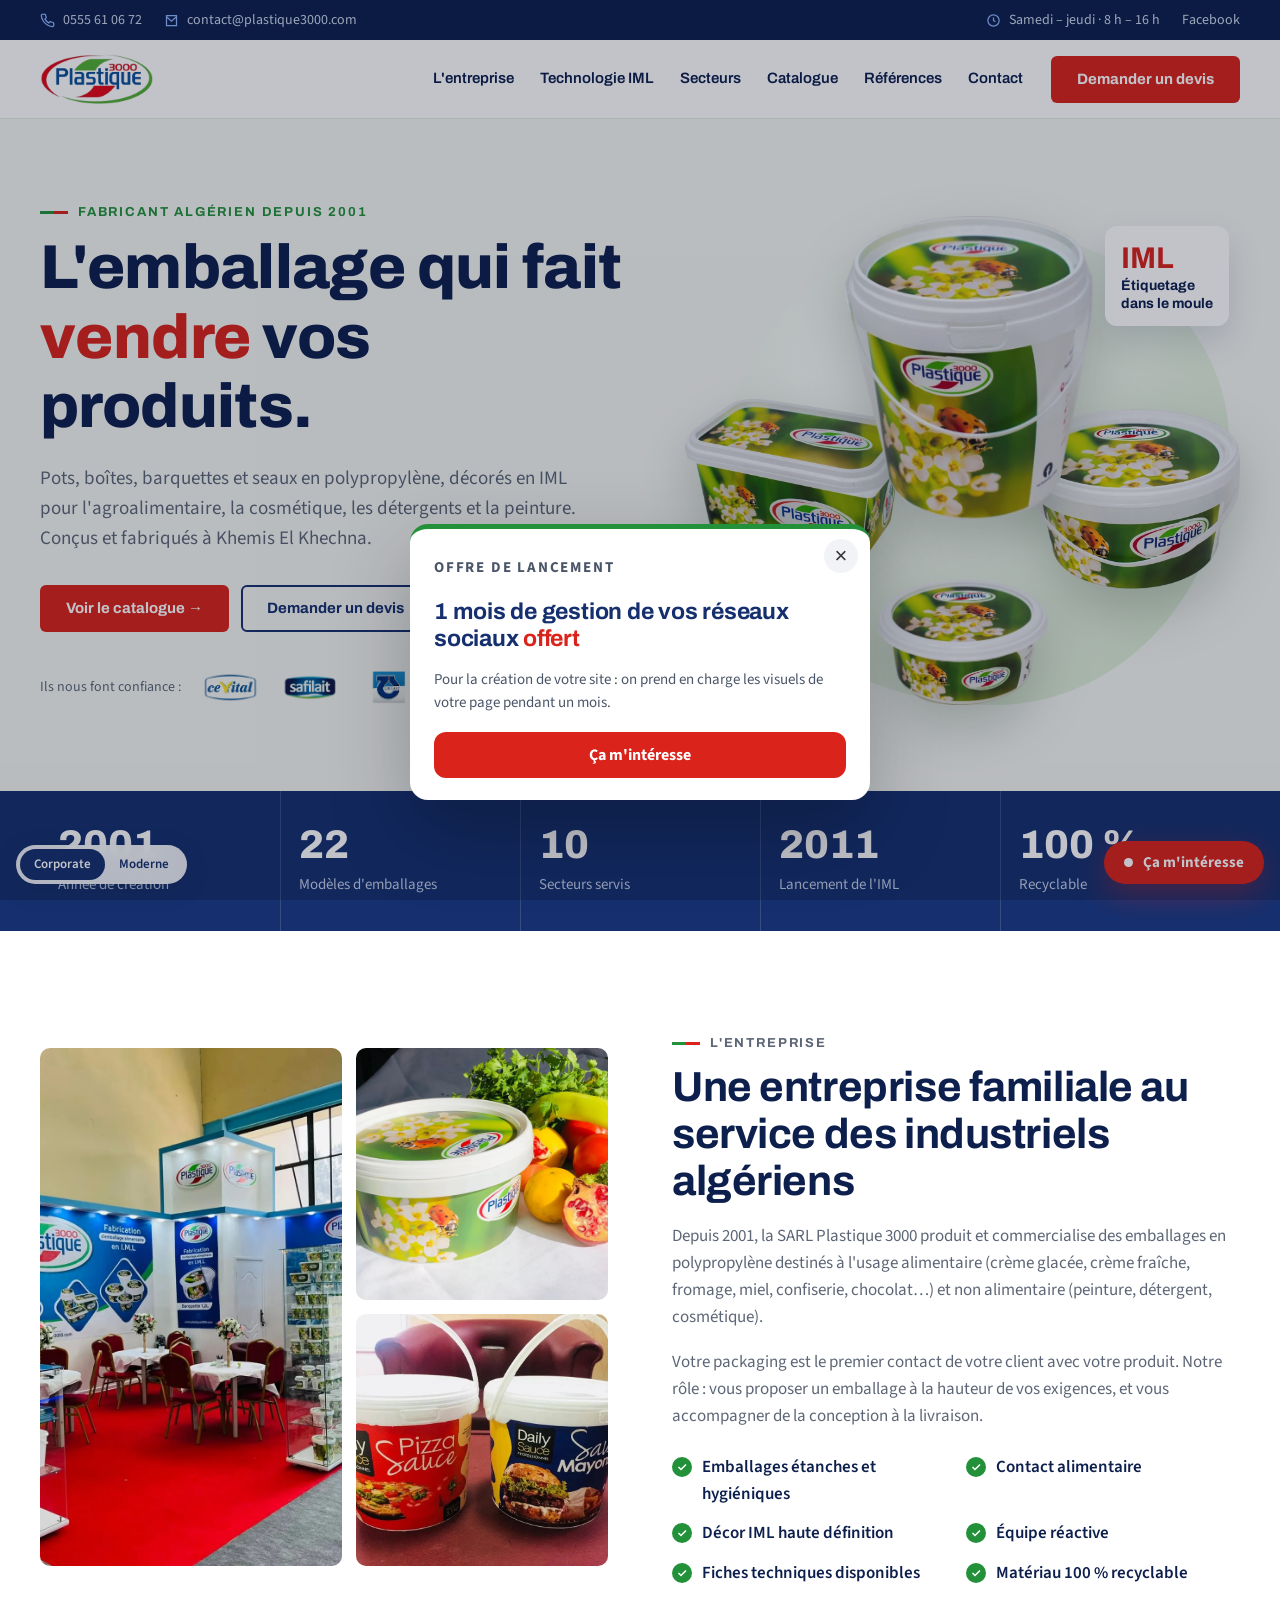
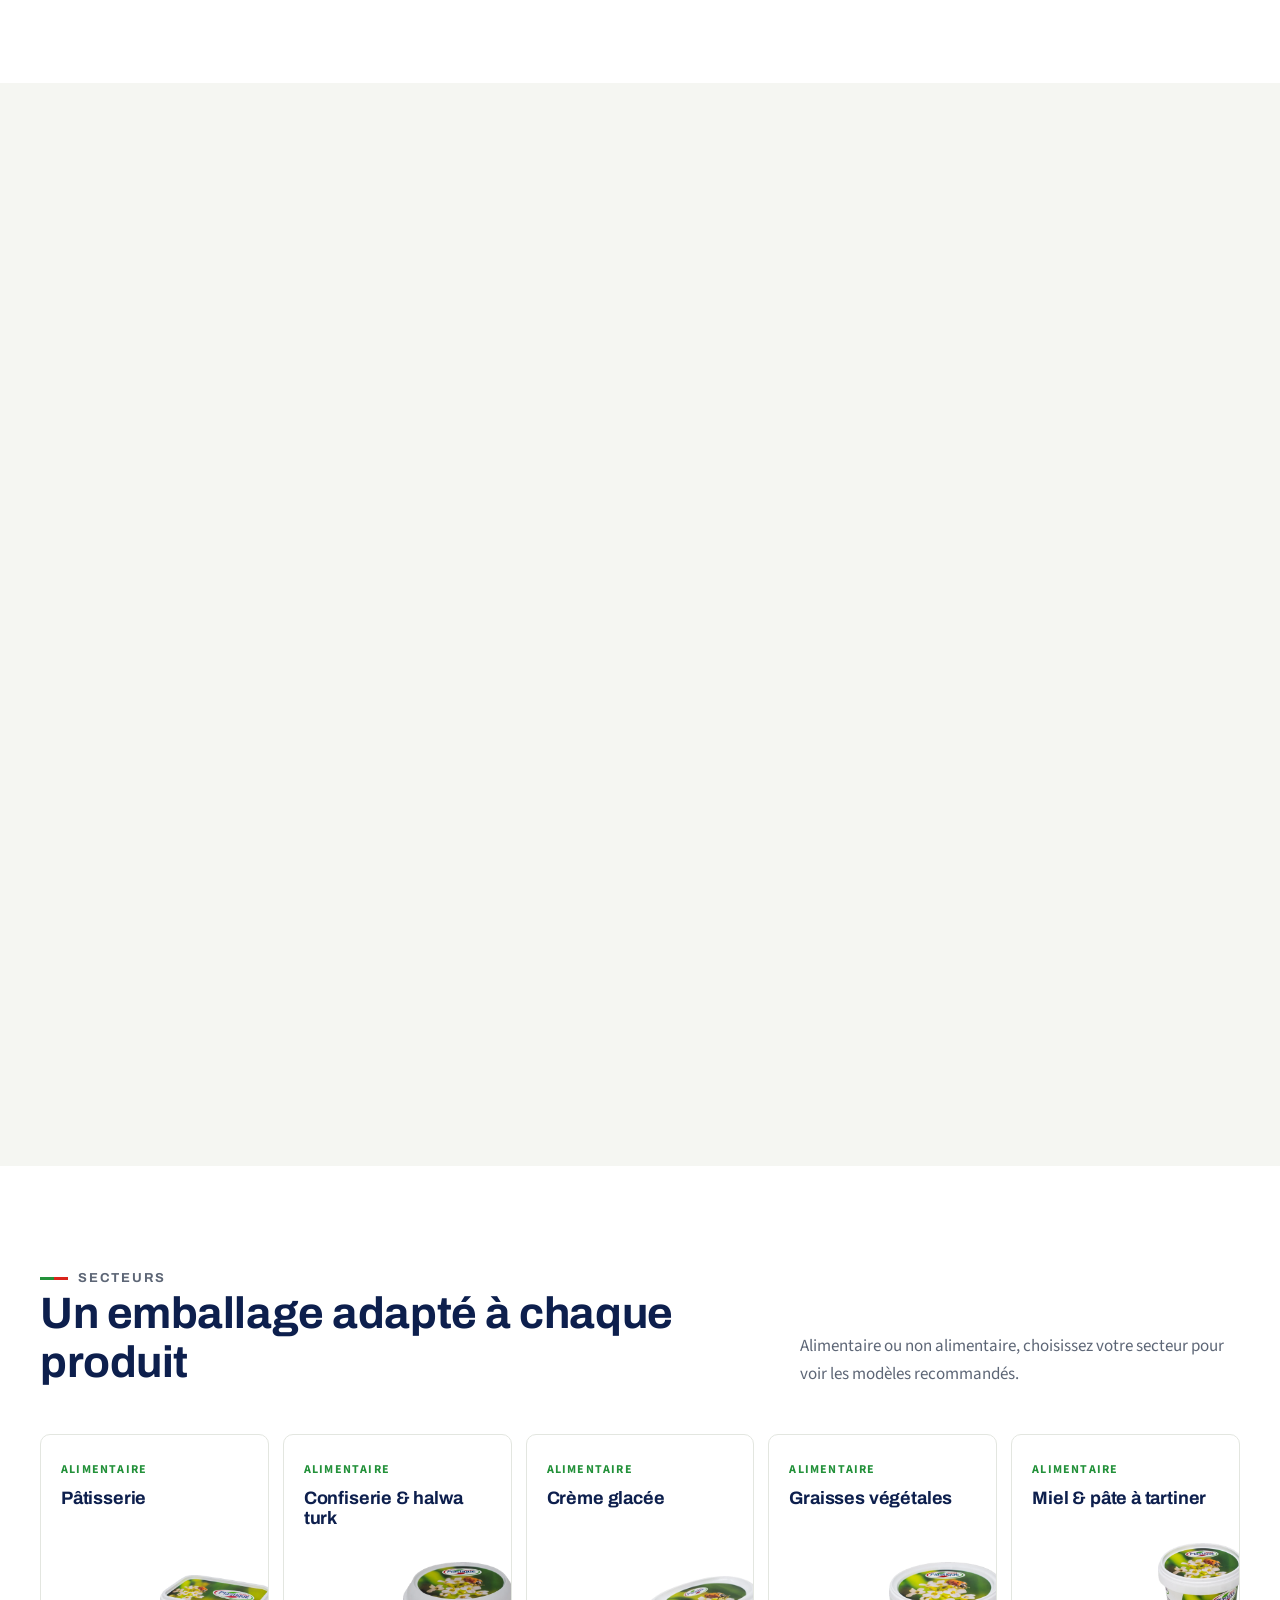
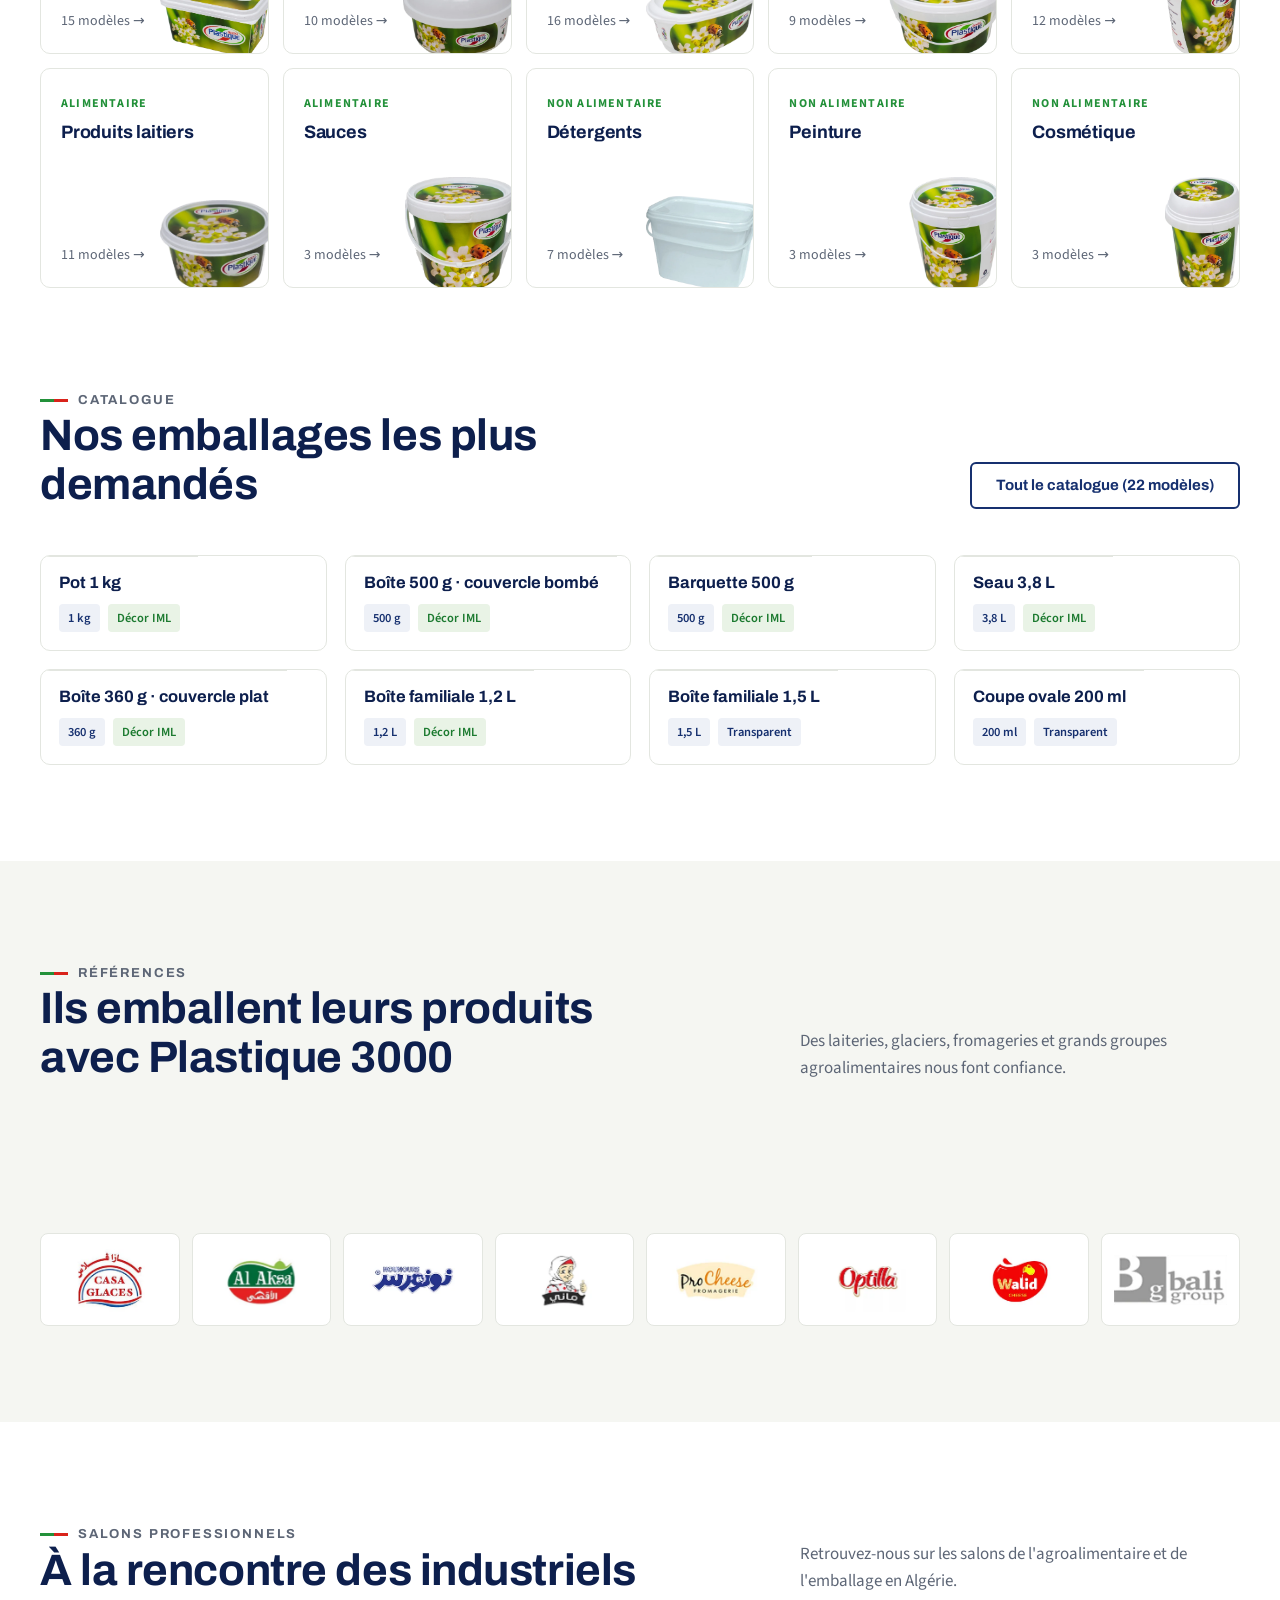
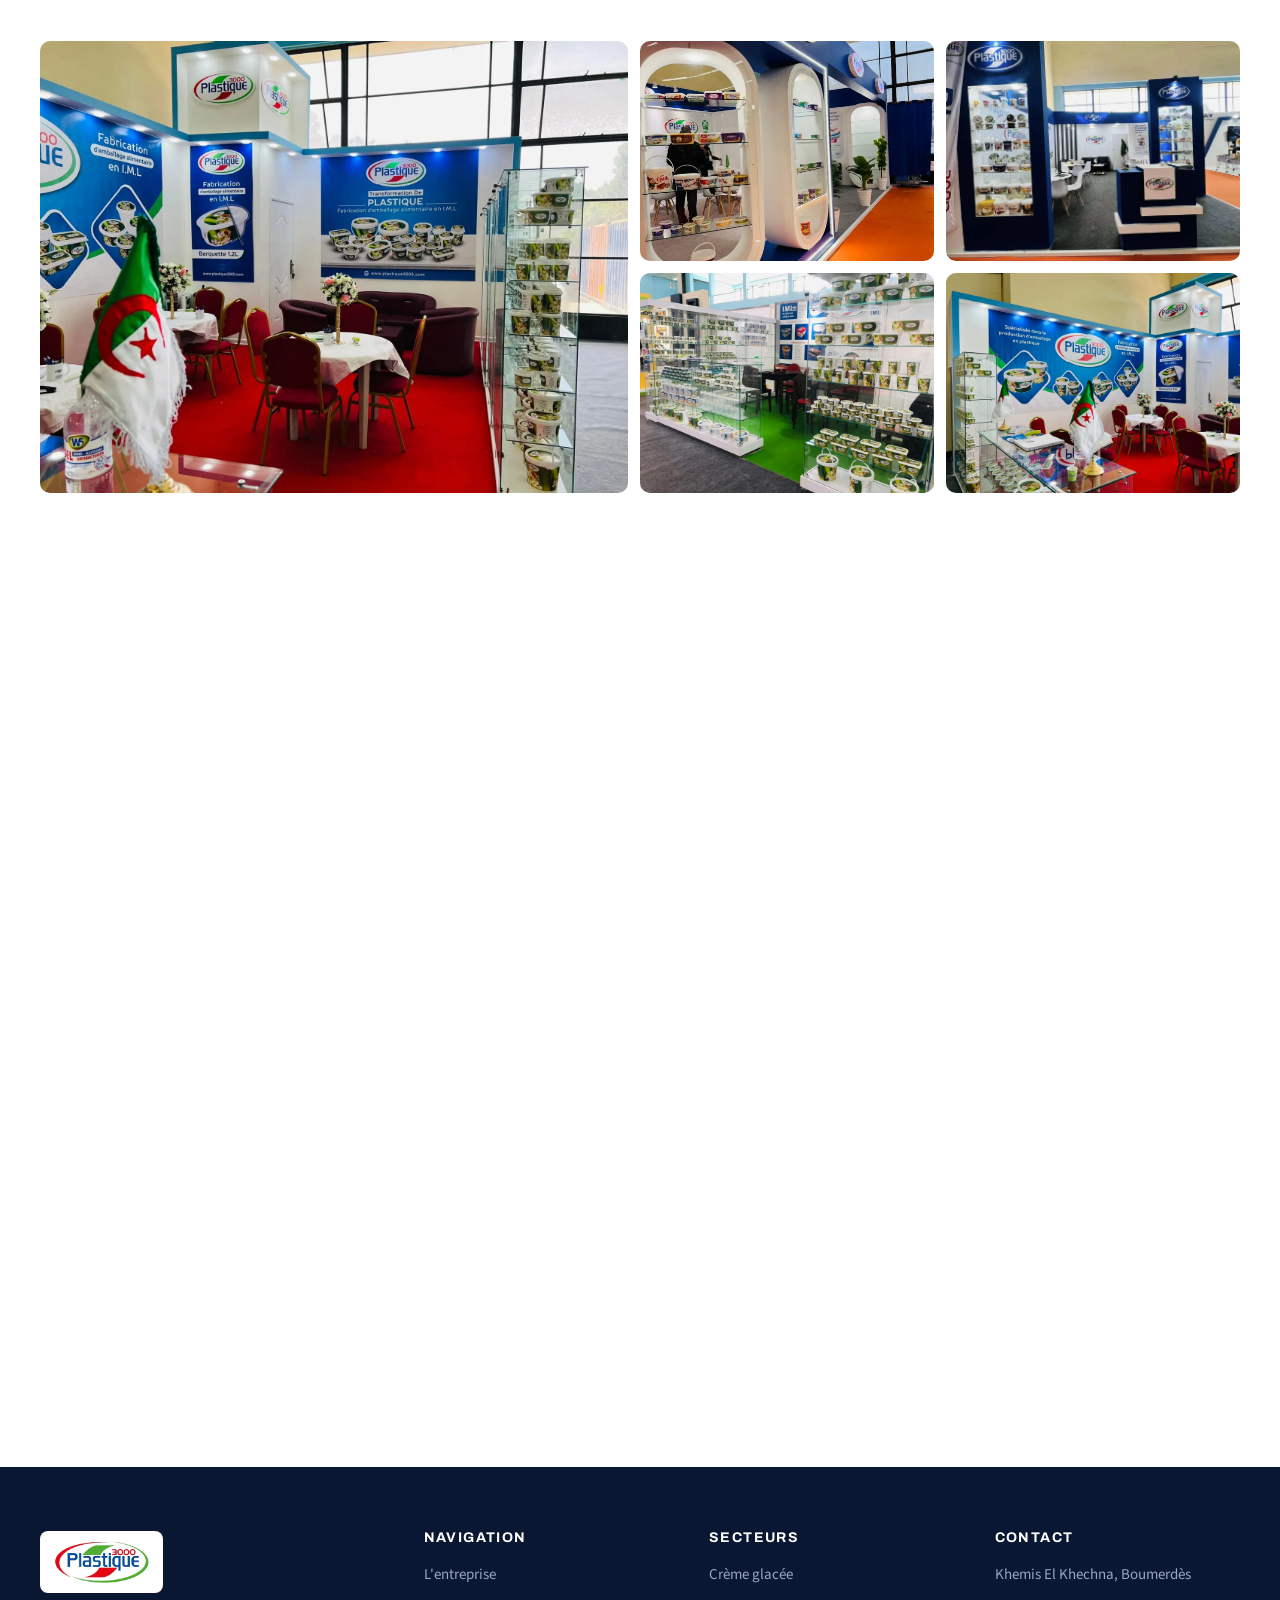
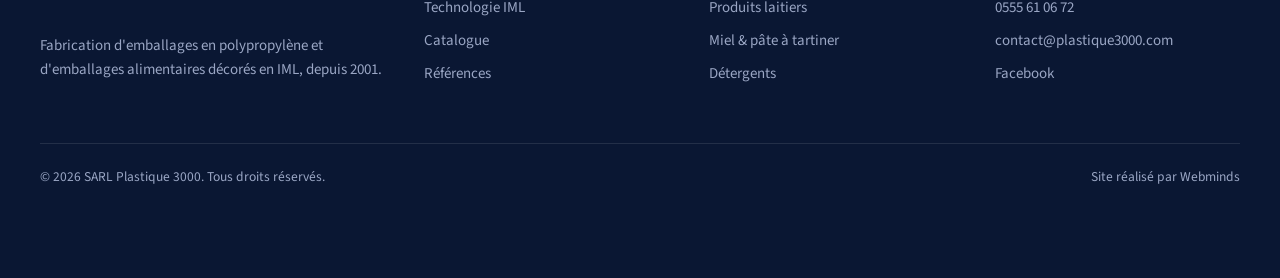
<file: index.html>
<!doctype html><html lang="fr" data-version="v1" data-root=""><head><meta charset="utf-8"><meta name="viewport" content="width=device-width,initial-scale=1"><title>Plastique 3000</title><meta name="robots" content="noindex,nofollow"><meta name="description" content="SARL Plastique 3000 : fabricant algérien d'emballages en polypropylène et d'emballages décorés en IML depuis 2001. Khemis El Khechna, Boumerdès."><link rel="icon" href="assets/img/logo.png"><link rel="stylesheet" href="assets/fonts.css"><link rel="stylesheet" href="assets/v1.css"><link rel="stylesheet" href="assets/common.css"></head><body><div class="top"><div class="wrap"><div class="l"><a href="tel:+213555610672"><svg viewBox="0 0 24 24"><path d="M22 16.9v3a2 2 0 0 1-2.2 2 19.8 19.8 0 0 1-8.6-3.1 19.5 19.5 0 0 1-6-6A19.8 19.8 0 0 1 2.1 4.2 2 2 0 0 1 4.1 2h3a2 2 0 0 1 2 1.7c.1.9.4 1.8.7 2.7a2 2 0 0 1-.5 2.1L8 9.8a16 16 0 0 0 6 6l1.3-1.3a2 2 0 0 1 2.1-.4c.9.3 1.8.6 2.7.7a2 2 0 0 1 1.7 2z"/></svg>0555 61 06 72</a> <a href="mailto:contact@plastique3000.com"><svg viewBox="0 0 24 24"><path d="M4 4h16v16H4z"/><path d="m4 6 8 7 8-7"/></svg>contact@plastique3000.com</a></div><div class="l r"><span><svg viewBox="0 0 24 24"><circle cx="12" cy="12" r="9"/><path d="M12 7v5l3 2"/></svg>Samedi – jeudi · 8 h – 16 h</span><a href="https://www.facebook.com/sarlplastique3000/" target="_blank" rel="noopener">Facebook</a></div></div></div><header class="site"><div class="wrap"><a class="logo" href="index.html" aria-label="Plastique 3000, accueil"><img src="assets/img/logo.png" alt="Plastique 3000" width="113" height="50"></a><nav class="main" id="nav"><a href="#entreprise">L'entreprise</a> <a href="#iml">Technologie IML</a> <a href="#secteurs">Secteurs</a> <a href="catalogue.html">Catalogue</a> <a href="#references">Références</a> <a href="#devis">Contact</a></nav><a class="btn btn-p hd-cta" href="#devis">Demander un devis</a> <button class="burger" aria-label="Menu" aria-controls="nav" aria-expanded="false"><span></span><span></span><span></span></button></div></header><section class="hero"><div class="wrap"><div><p class="kick">Fabricant algérien depuis 2001</p><h1>L'emballage qui fait <span>vendre</span> vos produits.</h1><p class="lead">Pots, boîtes, barquettes et seaux en polypropylène, décorés en IML pour l'agroalimentaire, la cosmétique, les détergents et la peinture. Conçus et fabriqués à Khemis El Khechna.</p><div class="ctas"><a class="btn btn-p" href="catalogue.html">Voir le catalogue →</a><a class="btn btn-o" href="#devis">Demander un devis</a></div><div class="trust"><span>Ils nous font confiance :</span><img src="assets/img/ref/cevital.webp" alt="Cevital"><img src="assets/img/ref/safilait.webp" alt="Safilait"><img src="assets/img/ref/giplait.webp" alt="Giplait"><img src="assets/img/ref/prima.webp" alt="Prima"></div></div><div class="stage" aria-hidden="true"><div class="disc"></div><img class="b" src="assets/img/p/barquette-500gr.webp" alt=""> <img class="c" src="assets/img/p/seau-2kg.webp" alt=""> <img class="a" src="assets/img/p/pot-1kg.webp" alt=""> <img class="d" src="assets/img/p/boite-250gr-cov-plat.webp" alt=""><div class="badge"><b>IML</b>Étiquetage<br>dans le moule</div></div></div></section><div class="figs"><div class="wrap"><div class="fig"><b data-count="2001">2001</b><span class="lb">Année de création</span></div><div class="fig"><b><span data-count="22">22</span></b><span class="lb">Modèles d'emballages</span></div><div class="fig"><b><span data-count="10">10</span></b><span class="lb">Secteurs servis</span></div><div class="fig"><b>2011</b><span class="lb">Lancement de l'IML</span></div><div class="fig"><b><span data-count="100">100</span>&nbsp;%</b><span class="lb">Recyclable</span></div></div></div><section class="s" id="entreprise"><div class="wrap about"><div class="pics reveal"><img class="tall" src="assets/img/g/013.webp" alt="Stand Plastique 3000 en salon professionnel" loading="lazy"> <img class="sq" src="assets/img/g/020.webp" alt="Pot IML Plastique 3000" loading="lazy"> <img class="sq" src="assets/img/g/037.webp" alt="Seaux de sauce conditionnés par Plastique 3000" loading="lazy"></div><div class="reveal"><p class="kick">L'entreprise</p><h2>Une entreprise familiale au service des industriels algériens</h2><p>Depuis 2001, la SARL Plastique 3000 produit et commercialise des emballages en polypropylène destinés à l'usage alimentaire (crème glacée, crème fraîche, fromage, miel, confiserie, chocolat…) et non alimentaire (peinture, détergent, cosmétique).</p><p>Votre packaging est le premier contact de votre client avec votre produit. Notre rôle : vous proposer un emballage à la hauteur de vos exigences, et vous accompagner de la conception à la livraison.</p><ul class="checks"><li>Emballages étanches et hygiéniques</li><li>Contact alimentaire</li><li>Décor IML haute définition</li><li>Équipe réactive</li><li>Fiches techniques disponibles</li><li>Matériau 100 % recyclable</li></ul></div></div></section><section class="s iml" id="iml"><div class="wrap"><div class="iml-grid"><div class="reveal"><p class="kick">Notre savoir-faire</p><h2 style="font-size:clamp(30px,3.4vw,42px)">L'IML : l'étiquette et l'emballage ne font qu'un</h2><p style="color:var(--muted)">Maîtrisée chez nous depuis 2011, l'IML (<i>In Mould Labelling</i>) consiste à placer une étiquette préimprimée en polypropylène directement dans le moule, avant l'injection.</p><ol class="steps"><li><div><b>Étiquette imprimée</b><span>Votre visuel est imprimé en offset haute résolution sur une étiquette en PP.</span></div></li><li><div><b>Mise en moule</b><span>L'étiquette est placée dans le moule qui a la forme exacte de l'emballage.</span></div></li><li><div><b>Injection</b><span>Le PP fondu fusionne avec l'étiquette et prend la forme du moule.</span></div></li><li><div><b>Emballage prêt</b><span>Fabriqué et décoré en une seule étape, prêt à remplir.</span></div></li></ol></div><div class="iml-img reveal"><img src="assets/img/g/012.webp" alt="Pots et barquettes décorés en IML" loading="lazy"></div></div><div class="advs"><div class="adv reveal"><i><svg viewBox="0 0 24 24"><rect x="3" y="3" width="18" height="18" rx="3"/><path d="M3 15l5-5 4 4 3-3 6 6"/></svg></i><h4>Impression maximale</h4><p>Images haute définition, toutes les faces décorées avec une seule étiquette.</p></div><div class="adv reveal"><i><svg viewBox="0 0 24 24"><path d="M12 2v20M2 12h20M5 5l14 14M19 5 5 19"/></svg></i><h4>Résistant au froid</h4><p>Tient à l'humidité et aux écarts de température : idéal pour le surgelé et le frais.</p></div><div class="adv reveal"><i><svg viewBox="0 0 24 24"><circle cx="12" cy="12" r="9"/><path d="M12 7v5l3 2"/></svg></i><h4>Délais et coûts réduits</h4><p>Plus de stock d'emballages vierges, ni de frais d'étiquetage séparé.</p></div><div class="adv reveal"><i><svg viewBox="0 0 24 24"><path d="M7 19H4l3-5M17 19h3l-3-5M9 6l3-4 3 4M8 14l4 6 4-6M12 2v6"/></svg></i><h4>Entièrement recyclable</h4><p>Étiquette et pot dans le même matériau : un emballage 100 % recyclable.</p></div></div></div></section><section class="s" id="secteurs"><div class="wrap"><div class="head"><div><p class="kick">Secteurs</p><h2>Un emballage adapté à chaque produit</h2></div><p>Alimentaire ou non alimentaire, choisissez votre secteur pour voir les modèles recommandés.</p></div><div class="sectors" id="sectors"></div></div></section><section class="s" style="padding-top:0"><div class="wrap"><div class="head"><div><p class="kick">Catalogue</p><h2>Nos emballages les plus demandés</h2></div><a class="btn btn-o" href="catalogue.html">Tout le catalogue (22 modèles)</a></div><div class="grid-p" id="featured"></div></div></section><section class="s refs" id="references"><div class="wrap"><div class="head"><div><p class="kick">Références</p><h2>Ils emballent leurs produits avec Plastique 3000</h2></div><p>Des laiteries, glaciers, fromageries et grands groupes agroalimentaires nous font confiance.</p></div><div class="ref-grid" id="refs"></div></div></section><section class="s"><div class="wrap"><div class="head"><div><p class="kick">Salons professionnels</p><h2>À la rencontre des industriels</h2></div><p>Retrouvez-nous sur les salons de l'agroalimentaire et de l'emballage en Algérie.</p></div><div class="gal reveal"><img class="big" src="assets/img/g/014.webp" alt="Stand Plastique 3000" loading="lazy"> <img src="assets/img/g/002.webp" alt="Vitrine des emballages Plastique 3000" loading="lazy"> <img src="assets/img/g/006.webp" alt="Stand Plastique 3000, vue extérieure" loading="lazy"> <img src="assets/img/g/018.webp" alt="Présentoir des pots IML" loading="lazy"> <img src="assets/img/g/015.webp" alt="Espace accueil du stand" loading="lazy"></div></div></section><section class="s" id="devis" style="padding-top:0"><div class="wrap"><div class="contact reveal"><div class="c-info"><p class="kick" style="color:#7fd28f">Contact</p><h2>Parlons de votre emballage</h2><p>Un projet, une quantité, un délai ? Notre équipe commerciale vous répond rapidement.</p><ul class="c-list"><li><i><svg viewBox="0 0 24 24"><path d="M12 22s7-6.2 7-12a7 7 0 0 0-14 0c0 5.8 7 12 7 12z"/><circle cx="12" cy="10" r="2.5"/></svg></i><div><small>Usine</small>Zone d'activité n° 02, Khemis El Khechna, Boumerdès</div></li><li><i><svg viewBox="0 0 24 24"><path d="M22 16.9v3a2 2 0 0 1-2.2 2 19.8 19.8 0 0 1-8.6-3.1 19.5 19.5 0 0 1-6-6A19.8 19.8 0 0 1 2.1 4.2 2 2 0 0 1 4.1 2h3a2 2 0 0 1 2 1.7c.1.9.4 1.8.7 2.7a2 2 0 0 1-.5 2.1L8 9.8a16 16 0 0 0 6 6l1.3-1.3a2 2 0 0 1 2.1-.4c.9.3 1.8.6 2.7.7a2 2 0 0 1 1.7 2z"/></svg></i><div><small>Mobile · Fixe</small><a href="tel:+213555610672">0555 61 06 72</a> · 024 97 60 53 / 56</div></li><li><i><svg viewBox="0 0 24 24"><path d="M4 4h16v16H4z"/><path d="m4 6 8 7 8-7"/></svg></i><div><small>E-mail</small><a href="mailto:contact@plastique3000.com">contact@plastique3000.com</a></div></li></ul><div class="map"><iframe title="Plastique 3000 sur la carte" loading="lazy" src="https://www.google.com/maps?q=36.6613844,3.309383&z=14&output=embed"></iframe></div></div><form class="devis" id="devisForm" novalidate><h3>Demande de devis</h3><p class="sub">Décrivez votre besoin, nous revenons vers vous rapidement.</p><label class="fld"><span>Nom et prénom</span><input required name="nom" autocomplete="name"></label> <label class="fld"><span>Société</span><input name="societe" autocomplete="organization"></label> <label class="fld"><span>Téléphone</span><input required name="tel" type="tel" autocomplete="tel"></label> <label class="fld"><span>E-mail</span><input name="email" type="email" autocomplete="email"></label> <label class="fld"><span>Secteur</span><select name="secteur" id="fSect"><option value="">Choisir…</option></select></label> <label class="fld"><span>Modèle souhaité</span><select name="modele" id="fProd"><option value="">Choisir…</option></select></label> <label class="fld"><span>Quantité estimée</span><select name="qte"><option>Moins de 10 000</option><option>10 000 à 50 000</option><option>50 000 à 200 000</option><option>Plus de 200 000</option></select></label> <label class="fld"><span>Décor</span><select name="decor"><option>Avec décor IML</option><option>Sans décor (vierge)</option><option>À définir</option></select></label> <label class="fld full"><span>Votre message</span><textarea name="msg" rows="4" placeholder="Contenance, délai, couleur…"></textarea></label><div class="full"><button class="btn btn-p" type="submit">Envoyer ma demande</button></div><p class="ok" id="okMsg">Merci, votre demande a bien été envoyée. Notre équipe vous recontacte rapidement.</p></form></div></div></section><footer class="site"><div class="wrap"><div class="cols"><div><span class="flogo"><img src="assets/img/logo.png" alt="Plastique 3000"></span><p>Fabrication d'emballages en polypropylène et d'emballages alimentaires décorés en IML, depuis 2001.</p></div><div><h5>Navigation</h5><ul><li><a href="#entreprise">L'entreprise</a></li><li><a href="#iml">Technologie IML</a></li><li><a href="catalogue.html">Catalogue</a></li><li><a href="#references">Références</a></li></ul></div><div><h5>Secteurs</h5><ul><li><a href="catalogue.html?s=glace">Crème glacée</a></li><li><a href="catalogue.html?s=laitiers">Produits laitiers</a></li><li><a href="catalogue.html?s=miel">Miel & pâte à tartiner</a></li><li><a href="catalogue.html?s=detergent">Détergents</a></li></ul></div><div><h5>Contact</h5><ul><li>Khemis El Khechna, Boumerdès</li><li><a href="tel:+213555610672">0555 61 06 72</a></li><li><a href="mailto:contact@plastique3000.com">contact@plastique3000.com</a></li><li><a href="https://www.facebook.com/sarlplastique3000/" target="_blank" rel="noopener">Facebook</a></li></ul></div></div><div class="copy"><span>© 2026 SARL Plastique 3000. Tous droits réservés.</span><span>Site réalisé par Webminds</span></div></div></footer><script src="assets/data.js"></script><script src="assets/v1.js"></script><script src="assets/common.js"></script></body></html>
</file>
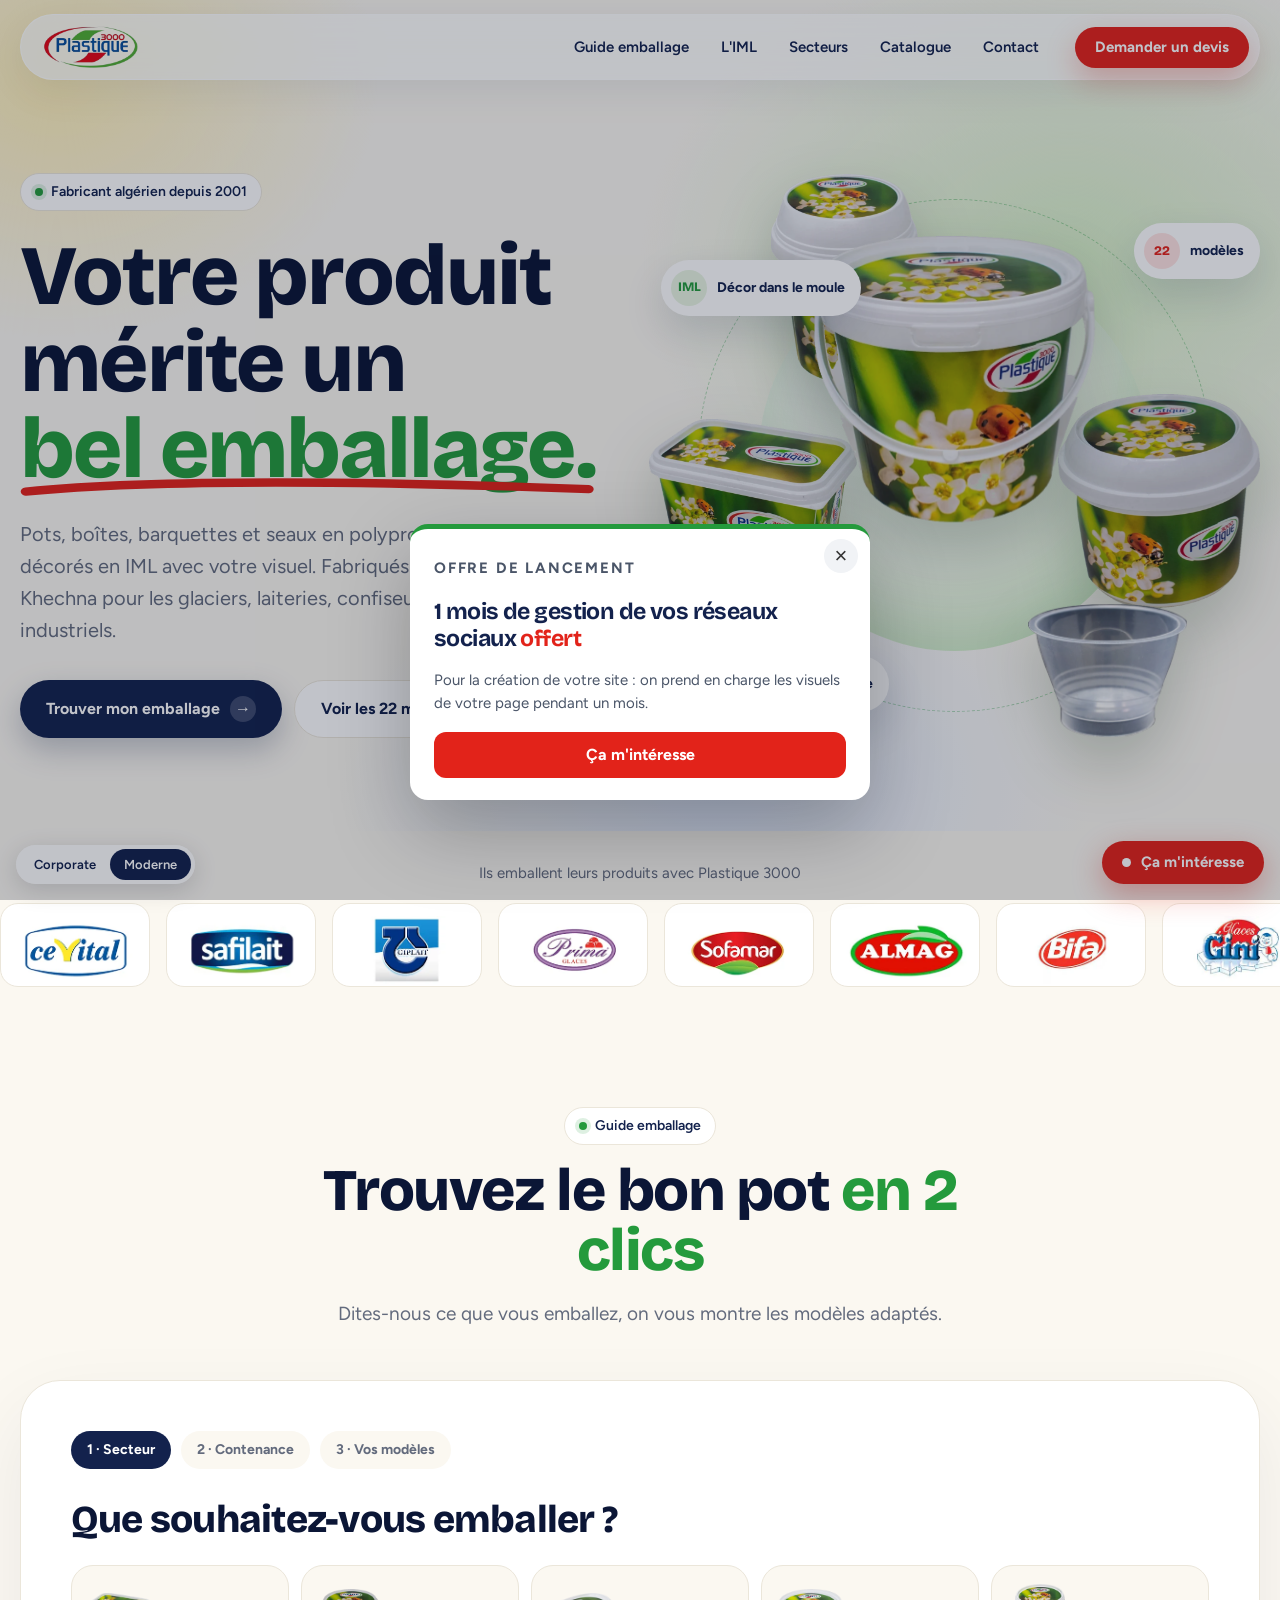
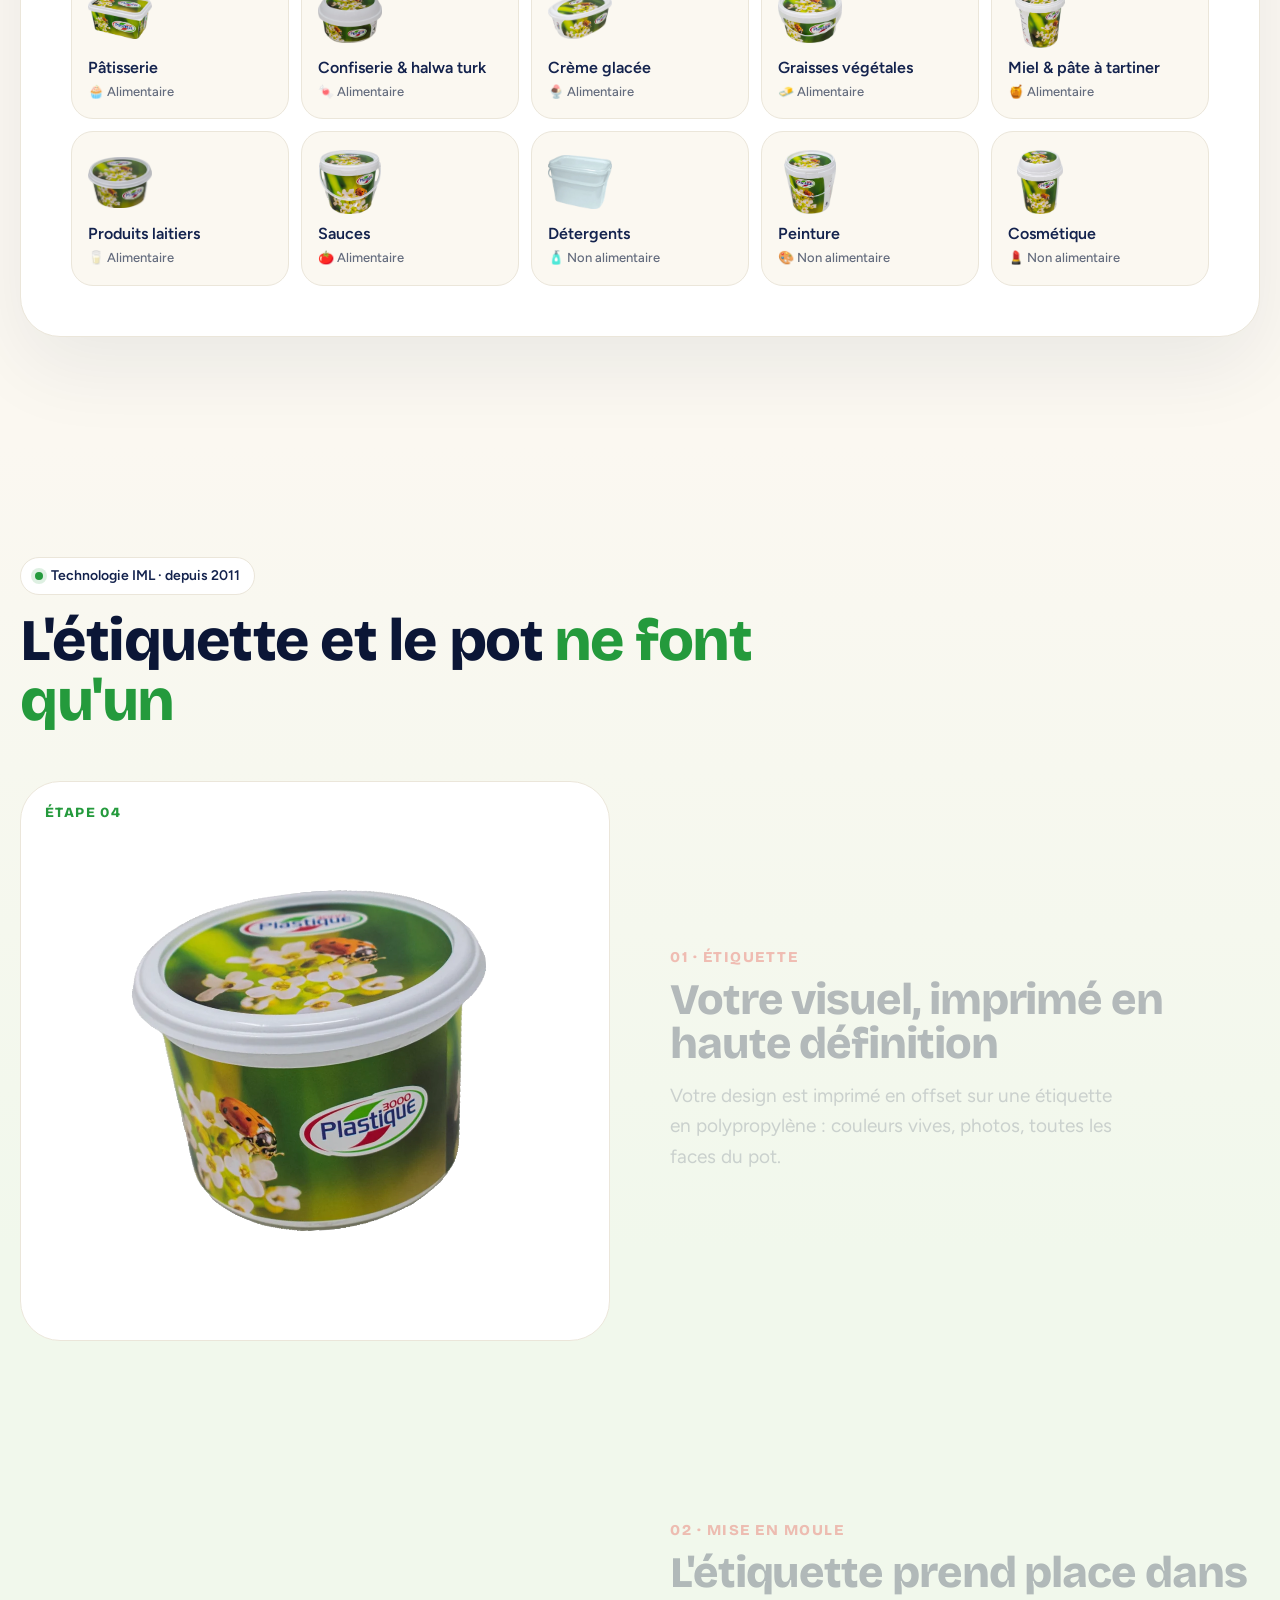
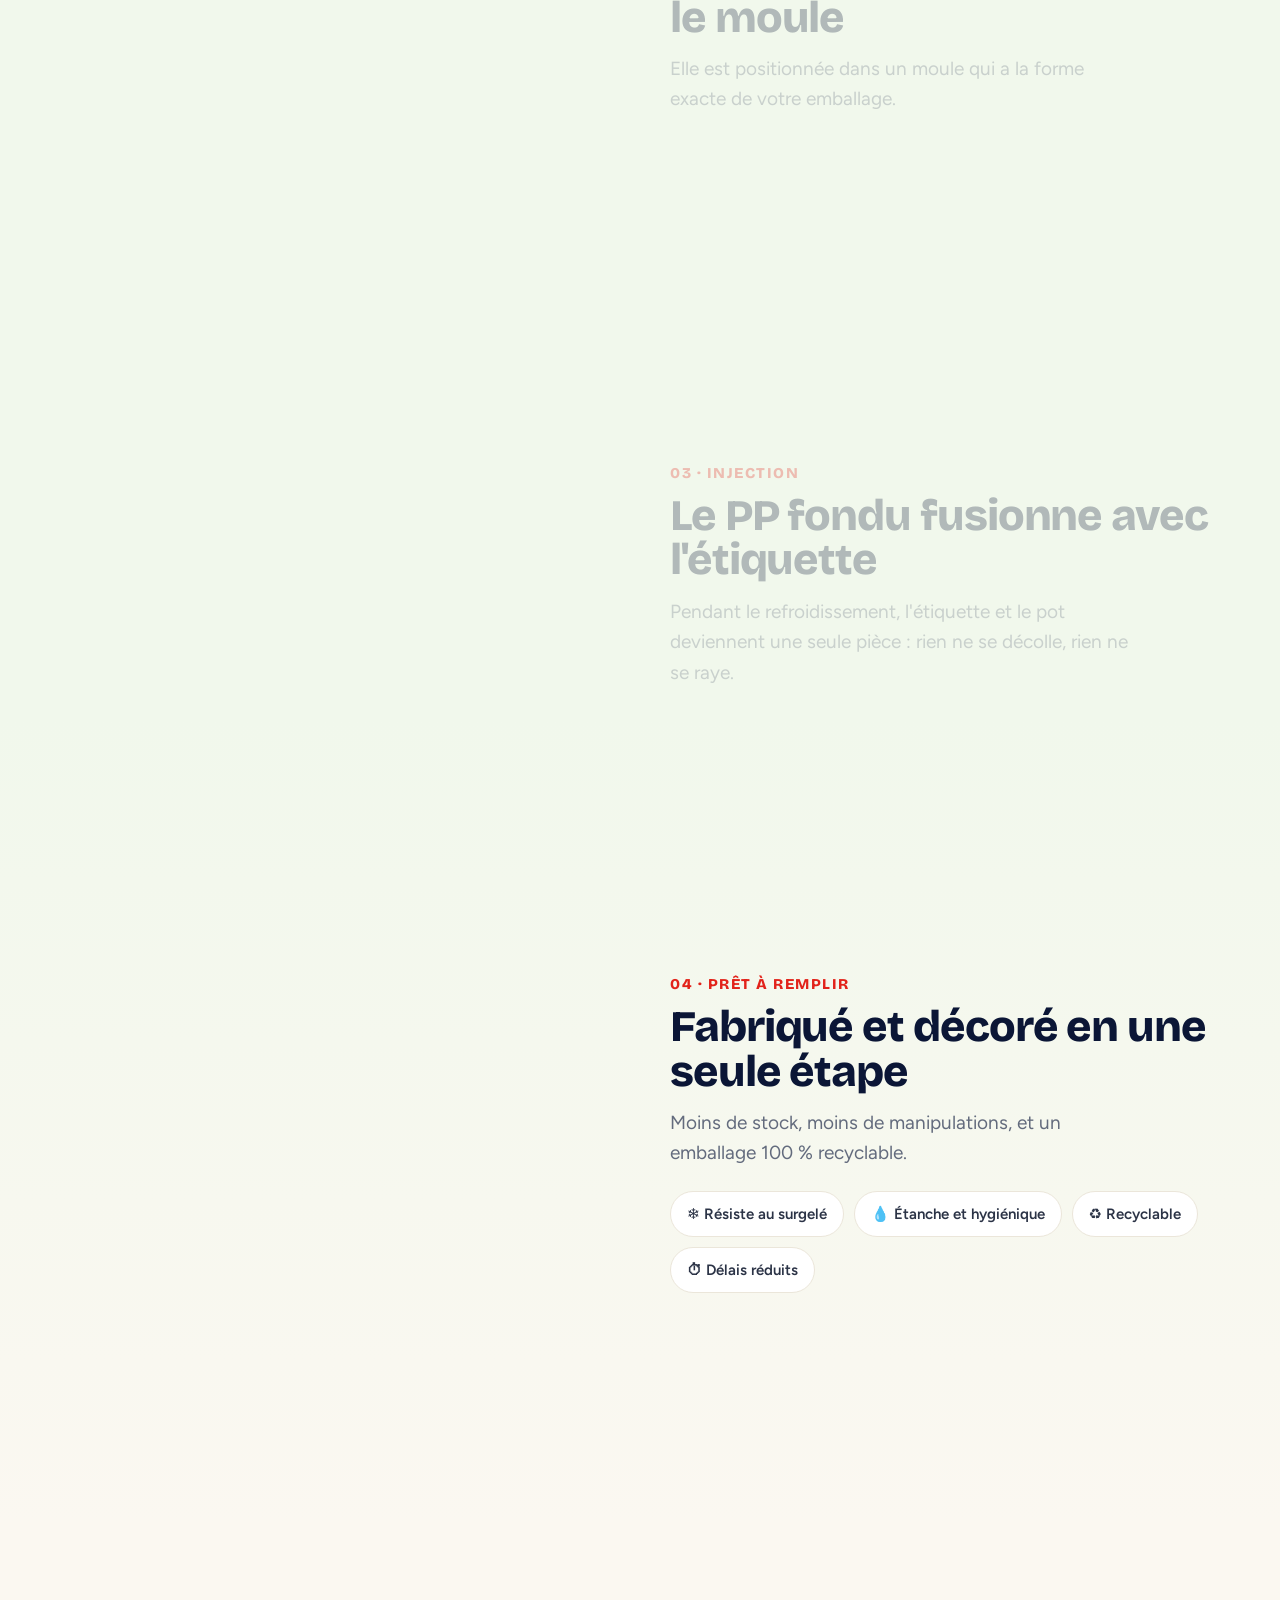
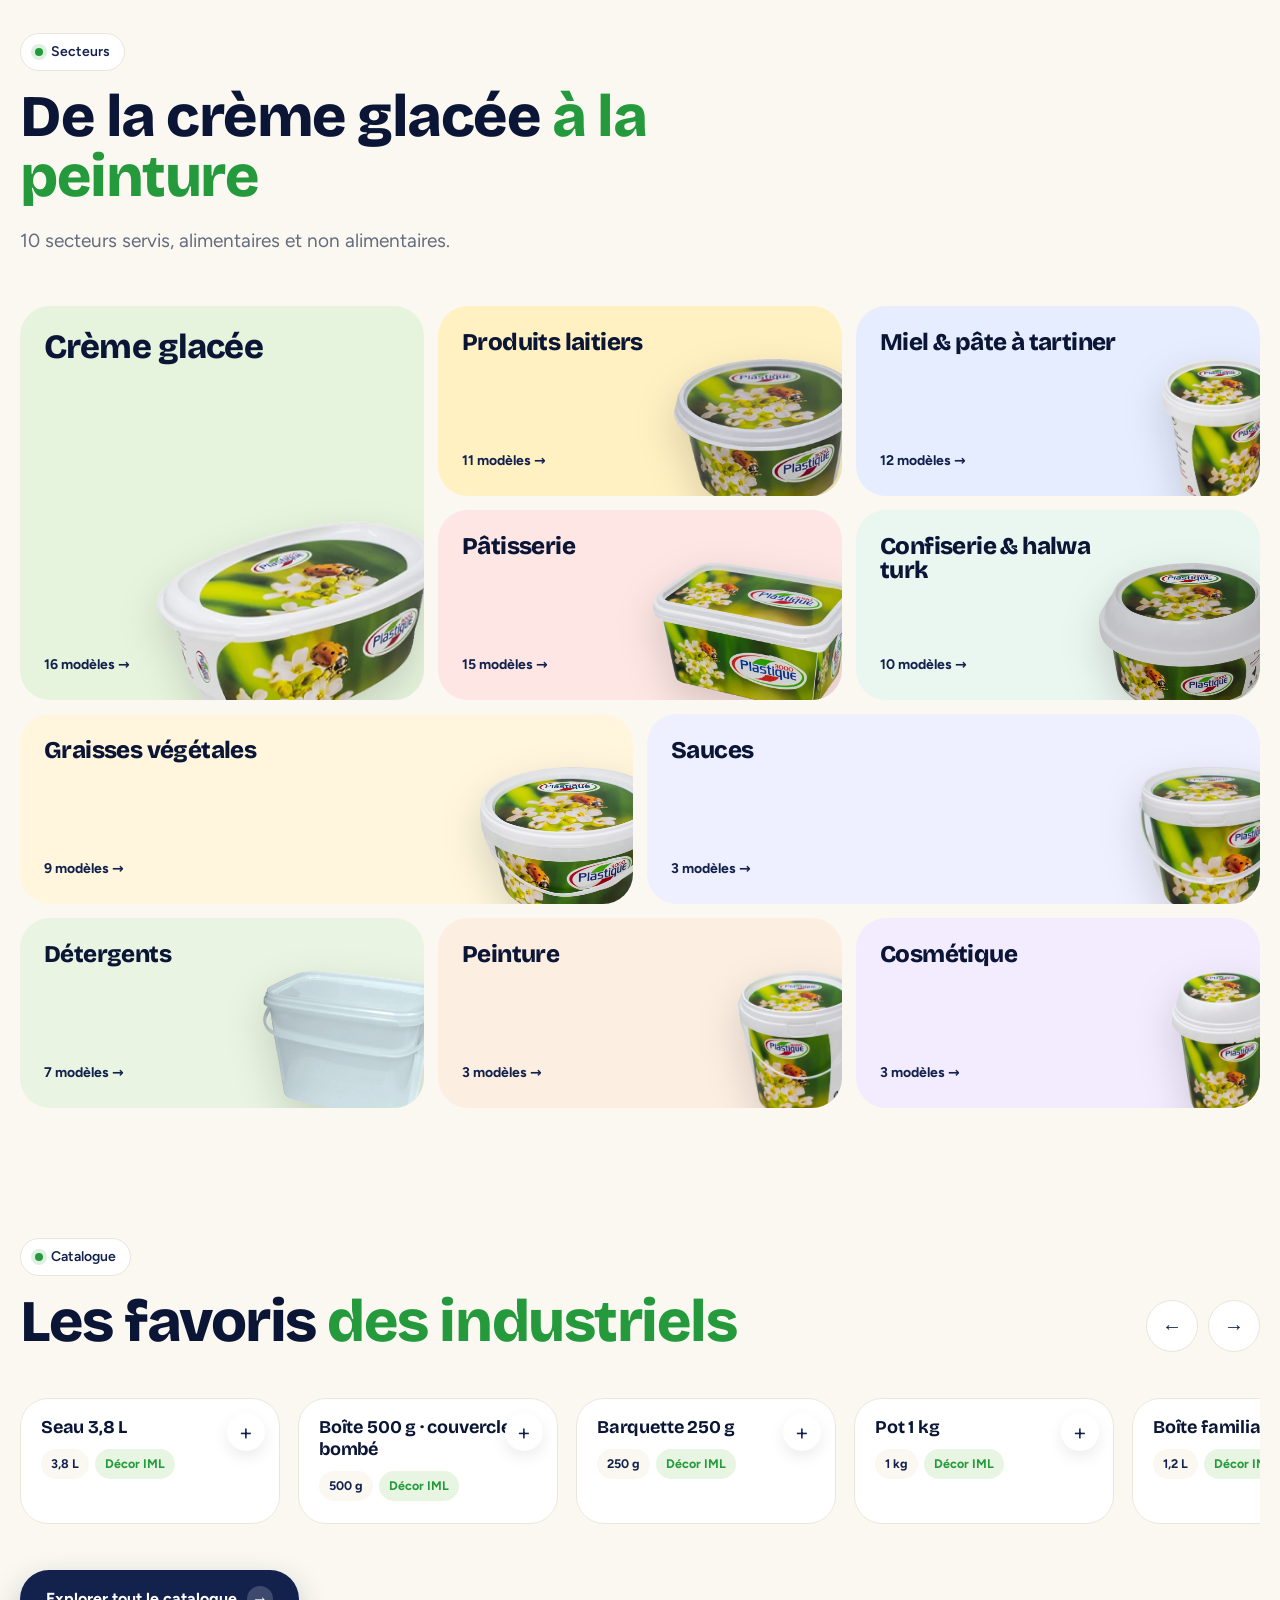
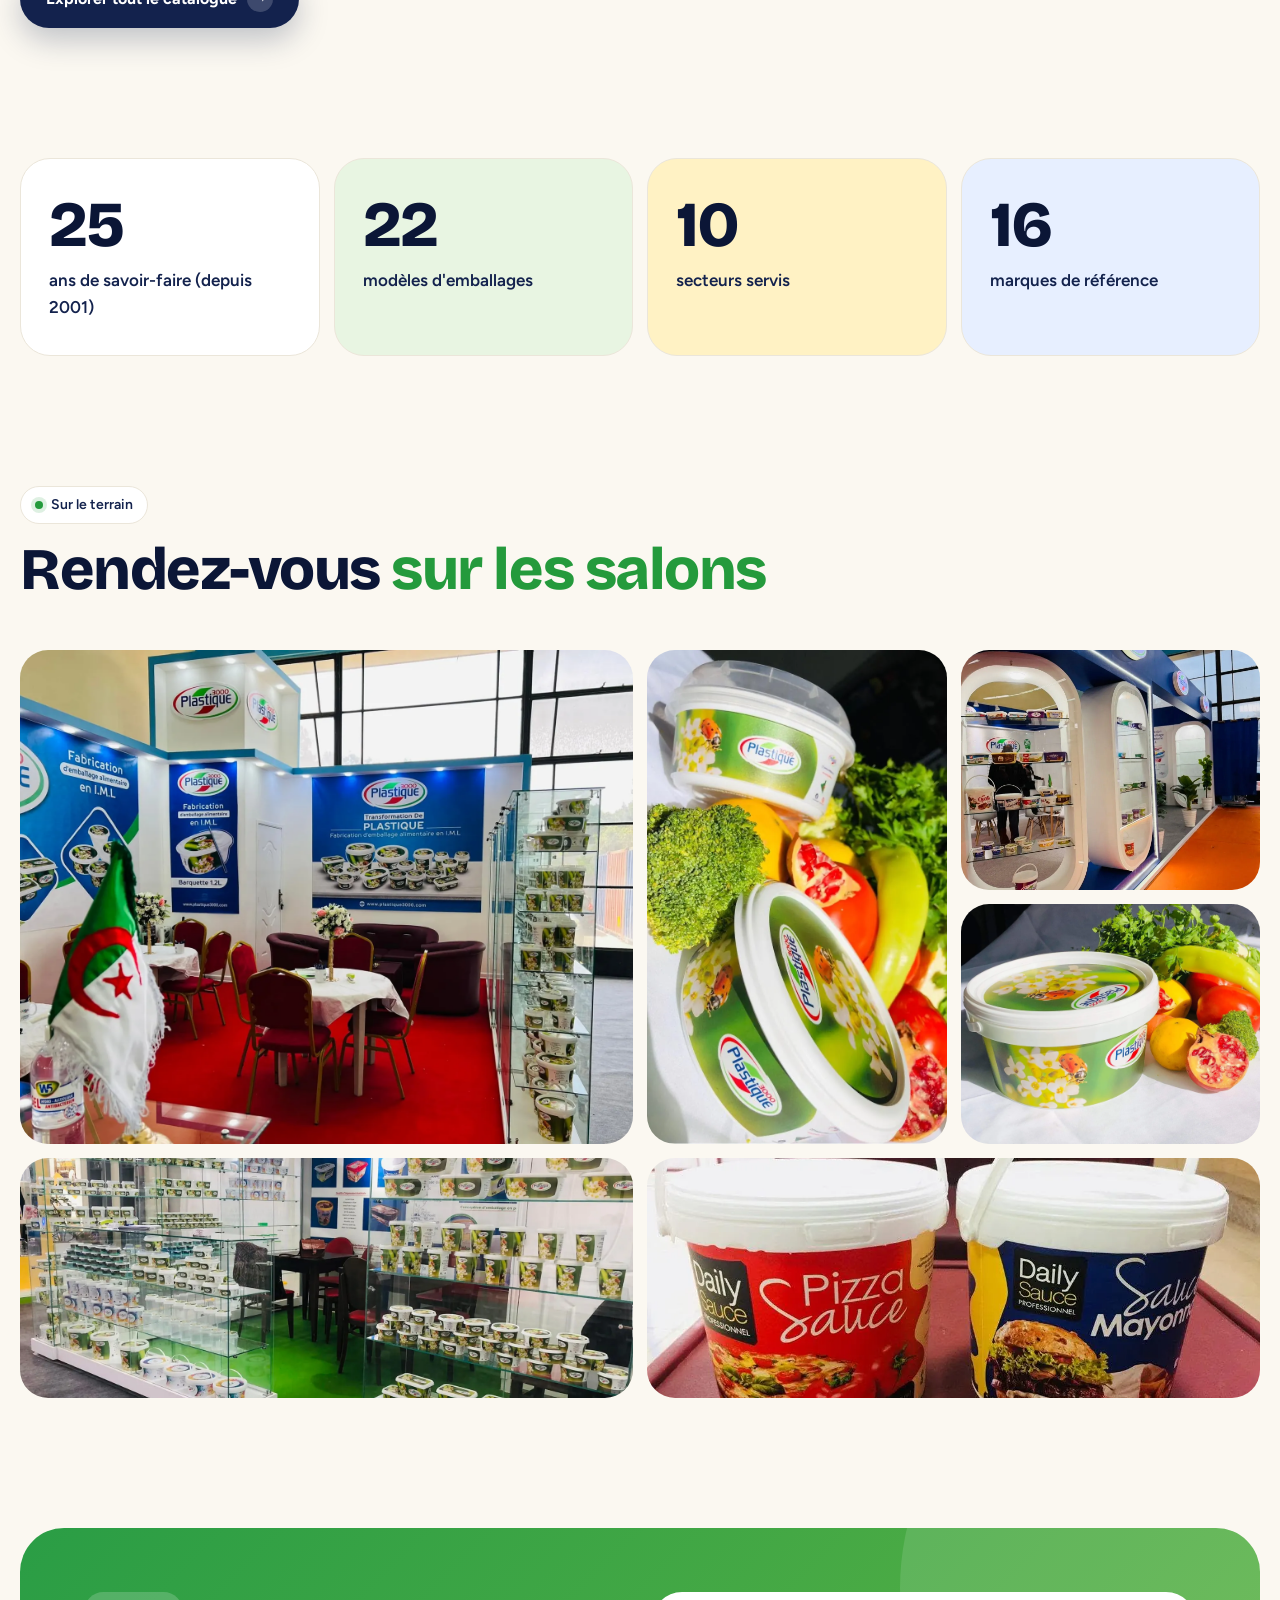
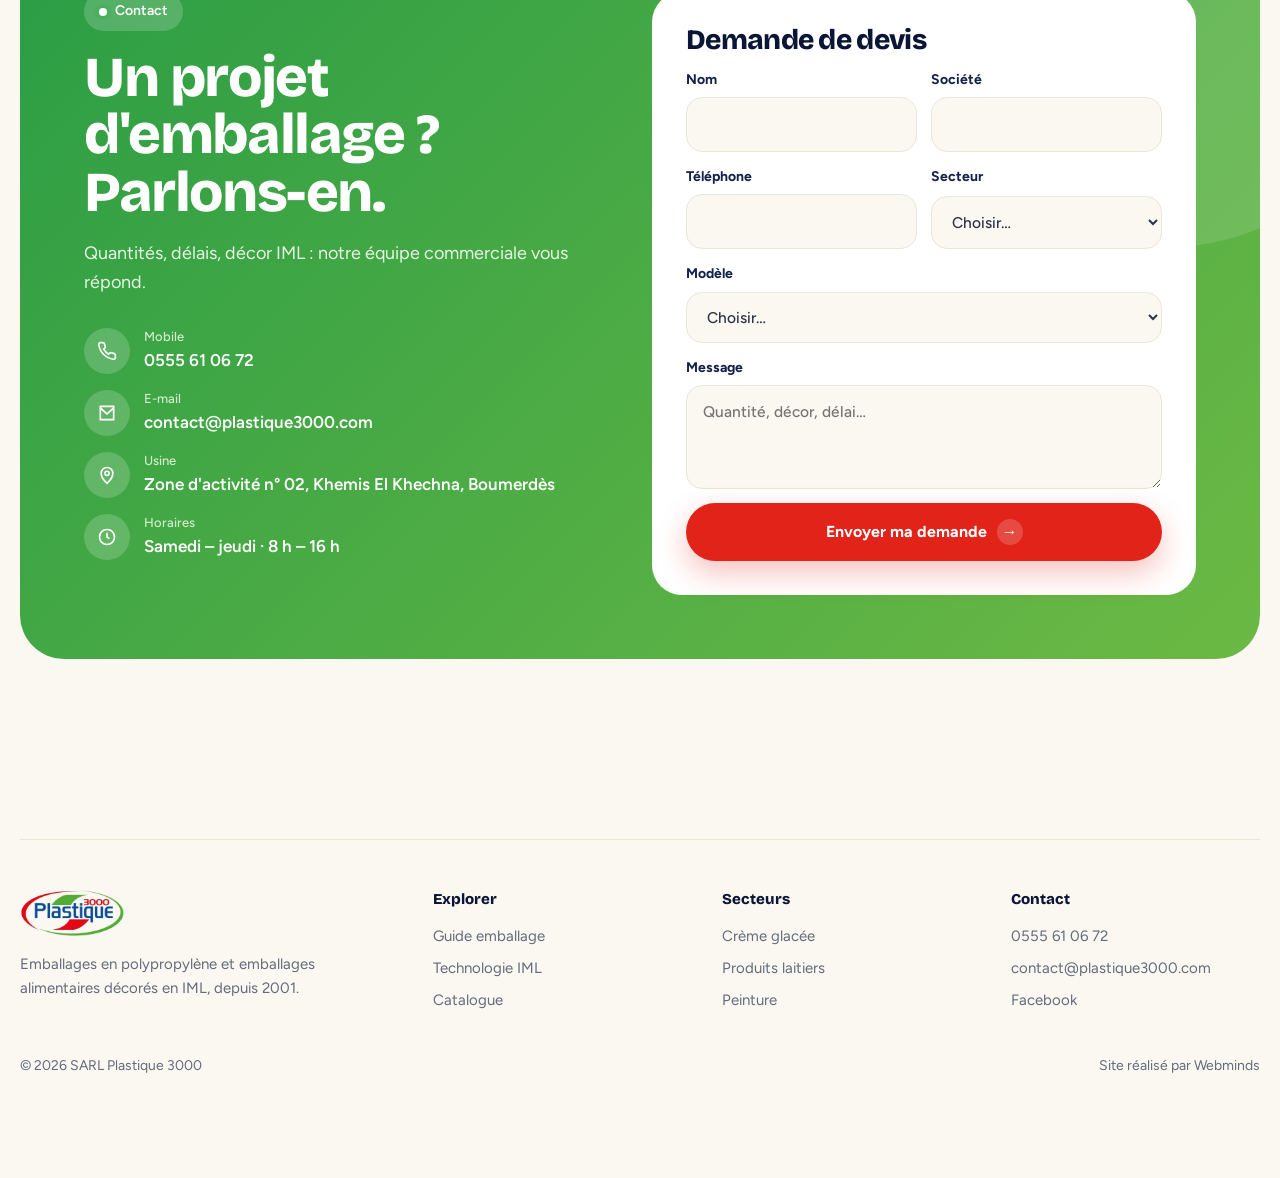
<file: v2/index.html>
<!doctype html><html lang="fr" data-version="v2" data-root="../"><head><meta charset="utf-8"><meta name="viewport" content="width=device-width,initial-scale=1"><title>Plastique 3000</title><meta name="robots" content="noindex,nofollow"><meta name="description" content="Plastique 3000, fabricant algérien d'emballages en polypropylène décorés en IML depuis 2001."><link rel="icon" href="../assets/img/logo.png"><link rel="stylesheet" href="../assets/fonts.css"><link rel="stylesheet" href="../assets/v2.css"><link rel="stylesheet" href="../assets/common.css"></head><body><header class="nav"><div class="in"><a class="logo" href="index.html" aria-label="Plastique 3000, accueil"><img src="../assets/img/logo.png" alt="Plastique 3000" width="95" height="42"></a><nav class="links" id="nav"><a href="#guide">Guide emballage</a> <a href="#iml">L'IML</a> <a href="#secteurs">Secteurs</a> <a href="catalogue.html">Catalogue</a> <a href="#contact">Contact</a></nav><a class="btn btn-r" href="#contact">Demander un devis</a> <button class="burger" aria-label="Menu" aria-controls="nav" aria-expanded="false"><span></span><span></span><span></span></button></div></header><section class="hero"><div class="mesh"></div><div class="wrap"><div><span class="pill"><i></i>Fabricant algérien depuis 2001</span><h1><span class="w" style="animation-delay:.05s">Votre</span> <span class="w" style="animation-delay:.15s">produit</span> <span class="w" style="animation-delay:.25s">mérite</span> <span class="w" style="animation-delay:.35s">un</span> <span class="w hl" style="animation-delay:.45s">bel emballage.<svg viewBox="0 0 400 20" preserveAspectRatio="none"><path d="M4 14 C 90 4, 220 4, 396 12"/></svg></span></h1><p class="lead">Pots, boîtes, barquettes et seaux en polypropylène, décorés en IML avec votre visuel. Fabriqués à Khemis El Khechna pour les glaciers, laiteries, confiseurs et industriels.</p><div class="ctas"><a class="btn btn-p" href="#guide">Trouver mon emballage <span class="ar">→</span></a><a class="btn btn-l" href="catalogue.html">Voir les 22 modèles</a></div></div><div class="orbit" id="orbit" aria-hidden="true"><div class="ring"></div><div class="core"></div><div class="it i4" data-d="18"><img src="../assets/img/p/boite-360gr-cov-bombe.webp" alt=""></div><div class="it i2" data-d="30"><img src="../assets/img/p/barquette-500gr.webp" alt=""></div><div class="it i3" data-d="26"><img src="../assets/img/p/boite-500gr-cov-bombe.webp" alt=""></div><div class="it i1" data-d="12"><img src="../assets/img/p/seau-3-8l.webp" alt=""></div><div class="it i5" data-d="34"><img src="../assets/img/p/coupe-200-ml.webp" alt=""></div><div class="chip c1"><b>IML</b>Décor dans le moule</div><div class="chip c2"><b>22</b>modèles</div><div class="chip c3"><b>♻</b>100 % recyclable</div></div></div></section><div class="marq"><p>Ils emballent leurs produits avec Plastique 3000</p><div class="track" id="track"></div></div><section class="s" id="guide"><div class="wrap"><div class="sh c rv"><span class="pill"><i></i>Guide emballage</span><h2>Trouvez le bon pot <em>en 2 clics</em></h2><p>Dites-nous ce que vous emballez, on vous montre les modèles adaptés.</p></div><div class="guide rv" id="guideBox"></div></div></section><section class="s imls" id="iml"><div class="wrap"><div class="sh rv"><span class="pill"><i></i>Technologie IML · depuis 2011</span><h2>L'étiquette et le pot <em>ne font qu'un</em></h2></div><div class="iml-wrap"><div class="iml-vis" id="imlVis" data-s="0"><span class="stp" id="stp">ÉTAPE 01</span><div class="mould"></div><div class="pot"><img class="gray" src="../assets/img/p/boite-500gr-cov-plat.webp" alt=""><img class="col" src="../assets/img/p/boite-500gr-cov-plat.webp" alt="Boîte 500 g décorée en IML"></div><div class="lab"></div><div class="shine"></div></div><div class="iml-steps"><div class="ist" data-i="0"><span class="n">01 · ÉTIQUETTE</span><h3>Votre visuel, imprimé en haute définition</h3><p>Votre design est imprimé en offset sur une étiquette en polypropylène : couleurs vives, photos, toutes les faces du pot.</p></div><div class="ist" data-i="1"><span class="n">02 · MISE EN MOULE</span><h3>L'étiquette prend place dans le moule</h3><p>Elle est positionnée dans un moule qui a la forme exacte de votre emballage.</p></div><div class="ist" data-i="2"><span class="n">03 · INJECTION</span><h3>Le PP fondu fusionne avec l'étiquette</h3><p>Pendant le refroidissement, l'étiquette et le pot deviennent une seule pièce : rien ne se décolle, rien ne se raye.</p></div><div class="ist" data-i="3"><span class="n">04 · PRÊT À REMPLIR</span><h3>Fabriqué et décoré en une seule étape</h3><p>Moins de stock, moins de manipulations, et un emballage 100 % recyclable.</p><div class="benef"><span>❄ Résiste au surgelé</span><span>💧 Étanche et hygiénique</span><span>♻ Recyclable</span><span>⏱ Délais réduits</span></div></div></div></div></div></section><section class="s" id="secteurs"><div class="wrap"><div class="sh rv"><span class="pill"><i></i>Secteurs</span><h2>De la crème glacée <em>à la peinture</em></h2><p>10 secteurs servis, alimentaires et non alimentaires.</p></div><div class="bento" id="bento"></div></div></section><section class="s" style="padding-top:20px"><div class="wrap"><div class="row-h"><div class="sh rv"><span class="pill"><i></i>Catalogue</span><h2>Les favoris <em>des industriels</em></h2></div><div class="car-ctl"><button type="button" data-car="-1" aria-label="Précédent">←</button><button type="button" data-car="1" aria-label="Suivant">→</button></div></div><div class="car" id="car"></div><div style="margin-top:20px"><a class="btn btn-p" href="catalogue.html">Explorer tout le catalogue <span class="ar">→</span></a></div></div></section><section class="s" style="padding-top:20px"><div class="wrap"><div class="nums"><div class="num rv"><b data-c="25">25</b><span>ans de savoir-faire (depuis 2001)</span></div><div class="num rv"><b data-c="22">22</b><span>modèles d'emballages</span></div><div class="num rv"><b data-c="10">10</b><span>secteurs servis</span></div><div class="num rv"><b data-c="16">16</b><span>marques de référence</span></div></div></div></section><section class="s" style="padding-top:20px"><div class="wrap"><div class="sh rv"><span class="pill"><i></i>Sur le terrain</span><h2>Rendez-vous <em>sur les salons</em></h2></div><div class="galr rv"><figure class="a"><img src="../assets/img/g/014.webp" alt="Stand Plastique 3000" loading="lazy"></figure><figure class="b"><img src="../assets/img/g/023.webp" alt="Pots IML et légumes frais" loading="lazy"></figure><figure><img src="../assets/img/g/002.webp" alt="Vitrine du stand" loading="lazy"></figure><figure><img src="../assets/img/g/027.webp" alt="Boîte IML mise en scène" loading="lazy"></figure><figure class="e"><img src="../assets/img/g/018.webp" alt="Présentoir des emballages" loading="lazy"></figure><figure class="e"><img src="../assets/img/g/037.webp" alt="Seaux de sauces" loading="lazy"></figure></div></div></section><section class="s" id="contact" style="padding-top:20px"><div class="wrap"><div class="cta-box rv"><div style="position:relative"><span class="pill" style="background:rgba(255,255,255,.18);border-color:transparent;color:#fff"><i style="background:#fff"></i>Contact</span><h2 style="margin-top:18px">Un projet d'emballage ? Parlons-en.</h2><p>Quantités, délais, décor IML : notre équipe commerciale vous répond.</p><ul class="cinfo"><li><i><svg viewBox="0 0 24 24"><path d="M22 16.9v3a2 2 0 0 1-2.2 2 19.8 19.8 0 0 1-8.6-3.1 19.5 19.5 0 0 1-6-6A19.8 19.8 0 0 1 2.1 4.2 2 2 0 0 1 4.1 2h3a2 2 0 0 1 2 1.7c.1.9.4 1.8.7 2.7a2 2 0 0 1-.5 2.1L8 9.8a16 16 0 0 0 6 6l1.3-1.3a2 2 0 0 1 2.1-.4c.9.3 1.8.6 2.7.7a2 2 0 0 1 1.7 2z"/></svg></i><div><small>Mobile</small><a href="tel:+213555610672">0555 61 06 72</a></div></li><li><i><svg viewBox="0 0 24 24"><path d="M4 4h16v16H4z"/><path d="m4 6 8 7 8-7"/></svg></i><div><small>E-mail</small><a href="mailto:contact@plastique3000.com">contact@plastique3000.com</a></div></li><li><i><svg viewBox="0 0 24 24"><path d="M12 22s7-6.2 7-12a7 7 0 0 0-14 0c0 5.8 7 12 7 12z"/><circle cx="12" cy="10" r="2.5"/></svg></i><div><small>Usine</small>Zone d'activité n° 02, Khemis El Khechna, Boumerdès</div></li><li><i><svg viewBox="0 0 24 24"><circle cx="12" cy="12" r="9"/><path d="M12 7v5l3 2"/></svg></i><div><small>Horaires</small>Samedi – jeudi · 8 h – 16 h</div></li></ul></div><form class="fbox" id="devisForm" novalidate><h3>Demande de devis</h3><label class="fd"><span>Nom</span><input required name="nom" autocomplete="name"></label> <label class="fd"><span>Société</span><input name="societe" autocomplete="organization"></label> <label class="fd"><span>Téléphone</span><input required type="tel" name="tel" autocomplete="tel"></label> <label class="fd"><span>Secteur</span><select id="fSect" name="secteur"><option value="">Choisir…</option></select></label> <label class="fd full"><span>Modèle</span><select id="fProd" name="modele"><option value="">Choisir…</option></select></label> <label class="fd full"><span>Message</span><textarea rows="3" name="msg" placeholder="Quantité, décor, délai…"></textarea></label><div class="fd full"><button class="btn btn-r" type="submit" style="justify-content:center">Envoyer ma demande <span class="ar">→</span></button></div><p class="okm" id="okMsg">Merci ! Votre demande est bien partie, on vous rappelle très vite.</p></form></div></div></section><footer class="site"><div class="wrap"><div class="cols"><div><img class="flogo" src="../assets/img/logo.png" alt="Plastique 3000"><p>Emballages en polypropylène et emballages alimentaires décorés en IML, depuis 2001.</p></div><div><h5>Explorer</h5><ul><li><a href="#guide">Guide emballage</a></li><li><a href="#iml">Technologie IML</a></li><li><a href="catalogue.html">Catalogue</a></li></ul></div><div><h5>Secteurs</h5><ul><li><a href="catalogue.html?s=glace">Crème glacée</a></li><li><a href="catalogue.html?s=laitiers">Produits laitiers</a></li><li><a href="catalogue.html?s=peinture">Peinture</a></li></ul></div><div><h5>Contact</h5><ul><li><a href="tel:+213555610672">0555 61 06 72</a></li><li><a href="mailto:contact@plastique3000.com">contact@plastique3000.com</a></li><li><a href="https://www.facebook.com/sarlplastique3000/" target="_blank" rel="noopener">Facebook</a></li></ul></div></div><div class="copy"><span>© 2026 SARL Plastique 3000</span><span>Site réalisé par Webminds</span></div></div></footer><script src="../assets/data.js"></script><script src="../assets/v2.js"></script><script src="../assets/common.js"></script></body></html>
</file>
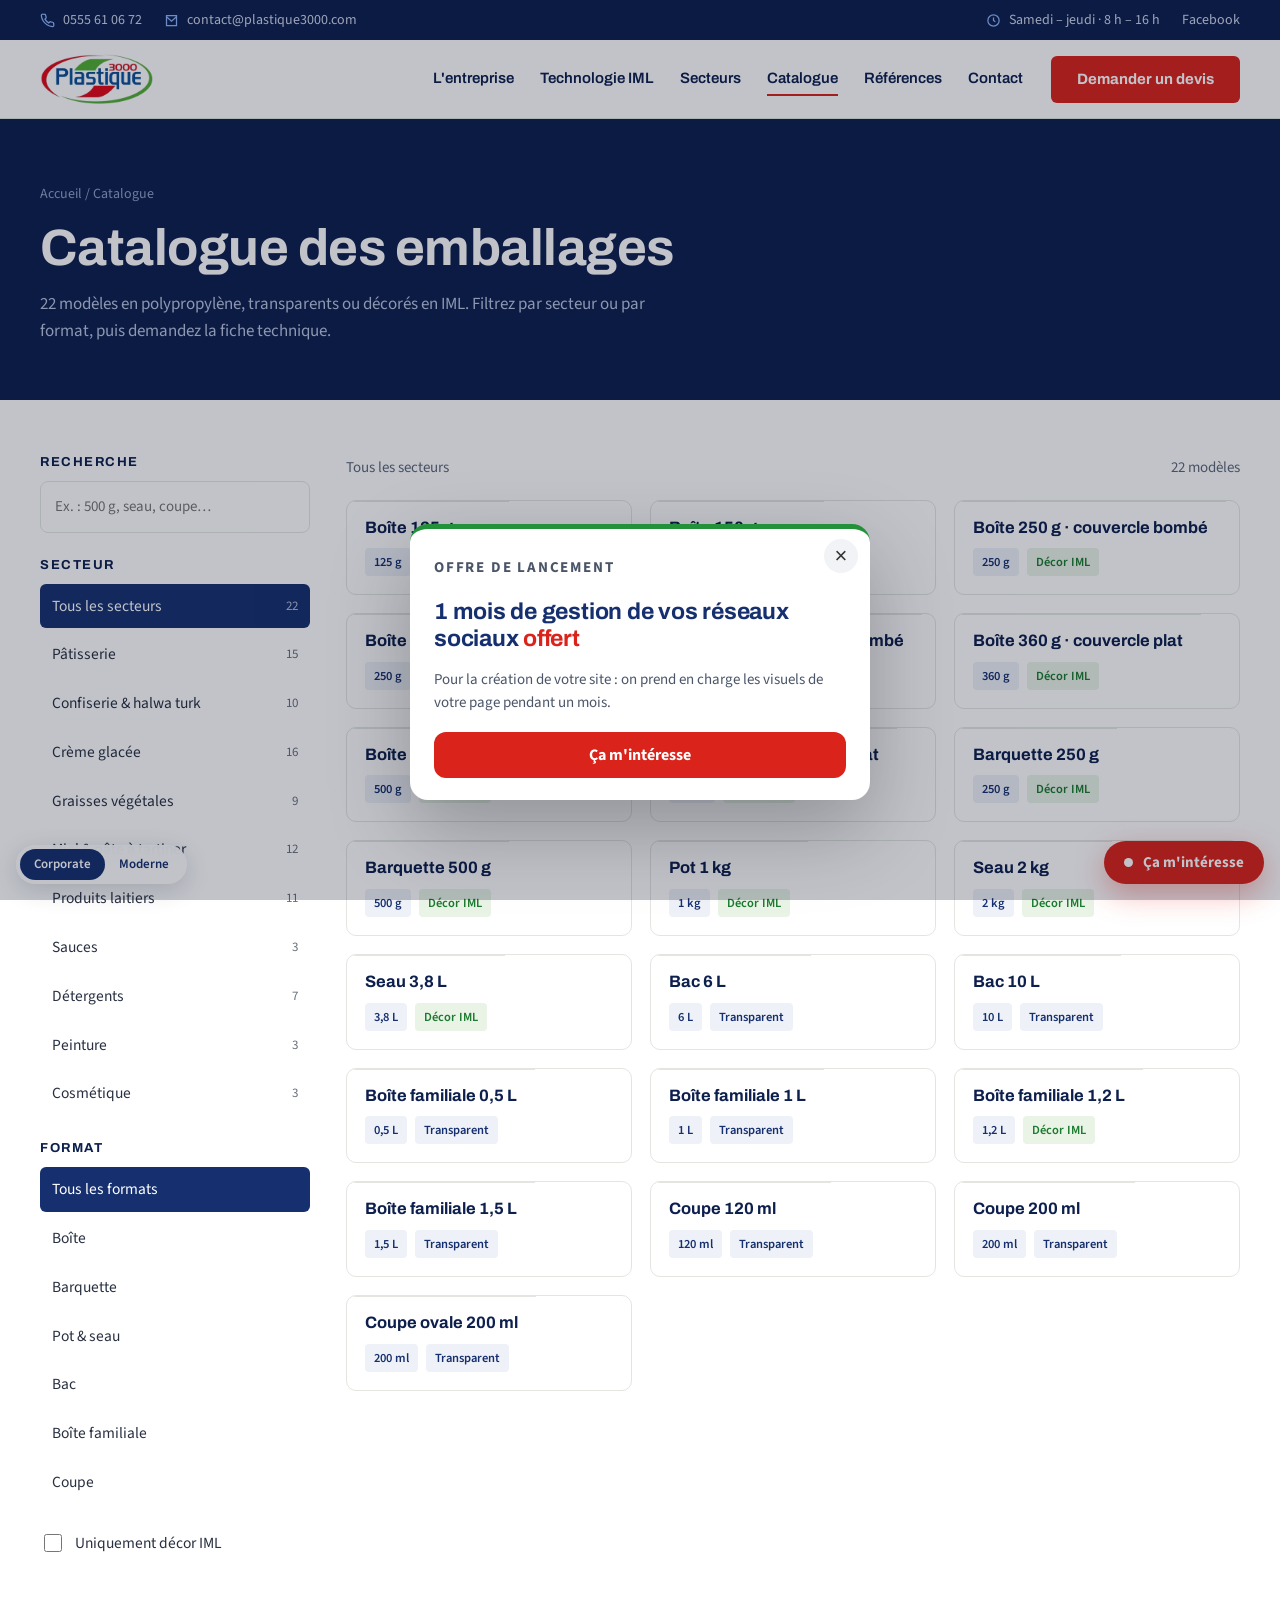
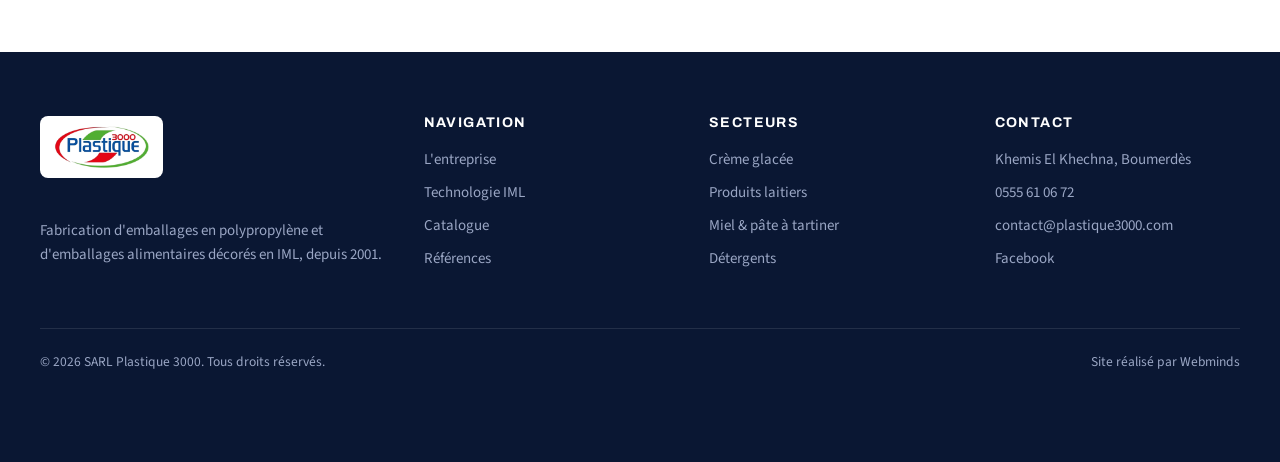
<file: catalogue.html>
<!doctype html><html lang="fr" data-version="v1" data-root=""><head><meta charset="utf-8"><meta name="viewport" content="width=device-width,initial-scale=1"><title>Plastique 3000</title><meta name="robots" content="noindex,nofollow"><meta name="description" content="SARL Plastique 3000 : fabricant algérien d'emballages en polypropylène et d'emballages décorés en IML depuis 2001. Khemis El Khechna, Boumerdès."><link rel="icon" href="assets/img/logo.png"><link rel="stylesheet" href="assets/fonts.css"><link rel="stylesheet" href="assets/v1.css"><link rel="stylesheet" href="assets/common.css"></head><body><div class="top"><div class="wrap"><div class="l"><a href="tel:+213555610672"><svg viewBox="0 0 24 24"><path d="M22 16.9v3a2 2 0 0 1-2.2 2 19.8 19.8 0 0 1-8.6-3.1 19.5 19.5 0 0 1-6-6A19.8 19.8 0 0 1 2.1 4.2 2 2 0 0 1 4.1 2h3a2 2 0 0 1 2 1.7c.1.9.4 1.8.7 2.7a2 2 0 0 1-.5 2.1L8 9.8a16 16 0 0 0 6 6l1.3-1.3a2 2 0 0 1 2.1-.4c.9.3 1.8.6 2.7.7a2 2 0 0 1 1.7 2z"/></svg>0555 61 06 72</a> <a href="mailto:contact@plastique3000.com"><svg viewBox="0 0 24 24"><path d="M4 4h16v16H4z"/><path d="m4 6 8 7 8-7"/></svg>contact@plastique3000.com</a></div><div class="l r"><span><svg viewBox="0 0 24 24"><circle cx="12" cy="12" r="9"/><path d="M12 7v5l3 2"/></svg>Samedi – jeudi · 8 h – 16 h</span><a href="https://www.facebook.com/sarlplastique3000/" target="_blank" rel="noopener">Facebook</a></div></div></div><header class="site"><div class="wrap"><a class="logo" href="index.html" aria-label="Plastique 3000, accueil"><img src="assets/img/logo.png" alt="Plastique 3000" width="113" height="50"></a><nav class="main" id="nav"><a href="index.html#entreprise">L'entreprise</a> <a href="index.html#iml">Technologie IML</a> <a href="index.html#secteurs">Secteurs</a> <a href="catalogue.html" class="on">Catalogue</a> <a href="index.html#references">Références</a> <a href="index.html#devis">Contact</a></nav><a class="btn btn-p hd-cta" href="index.html#devis">Demander un devis</a> <button class="burger" aria-label="Menu" aria-controls="nav" aria-expanded="false"><span></span><span></span><span></span></button></div></header><section class="pagehead"><div class="wrap"><div class="crumb"><a href="index.html">Accueil</a> / Catalogue</div><h1>Catalogue des emballages</h1><p>22 modèles en polypropylène, transparents ou décorés en IML. Filtrez par secteur ou par format, puis demandez la fiche technique.</p></div></section><div class="wrap cat-layout"><aside class="filters"><div><h5>Recherche</h5><input class="search" id="q" type="search" placeholder="Ex. : 500 g, seau, coupe…" aria-label="Rechercher un emballage"></div><div><h5>Secteur</h5><div class="fl" id="fSecs"></div></div><div><h5>Format</h5><div class="fl" id="fTypes"></div></div><label class="chk"><input type="checkbox" id="fIml"> Uniquement décor IML</label></aside><div><div class="res-bar"><span id="resS"></span><span id="resN"></span></div><div class="grid-p cat" id="catGrid"></div><div class="empty" id="empty">Aucun modèle ne correspond. Essayez un autre filtre ou <a href="index.html#devis">contactez-nous</a>.</div></div></div><footer class="site"><div class="wrap"><div class="cols"><div><span class="flogo"><img src="assets/img/logo.png" alt="Plastique 3000"></span><p>Fabrication d'emballages en polypropylène et d'emballages alimentaires décorés en IML, depuis 2001.</p></div><div><h5>Navigation</h5><ul><li><a href="index.html#entreprise">L'entreprise</a></li><li><a href="index.html#iml">Technologie IML</a></li><li><a href="catalogue.html">Catalogue</a></li><li><a href="index.html#references">Références</a></li></ul></div><div><h5>Secteurs</h5><ul><li><a href="catalogue.html?s=glace">Crème glacée</a></li><li><a href="catalogue.html?s=laitiers">Produits laitiers</a></li><li><a href="catalogue.html?s=miel">Miel & pâte à tartiner</a></li><li><a href="catalogue.html?s=detergent">Détergents</a></li></ul></div><div><h5>Contact</h5><ul><li>Khemis El Khechna, Boumerdès</li><li><a href="tel:+213555610672">0555 61 06 72</a></li><li><a href="mailto:contact@plastique3000.com">contact@plastique3000.com</a></li><li><a href="https://www.facebook.com/sarlplastique3000/" target="_blank" rel="noopener">Facebook</a></li></ul></div></div><div class="copy"><span>© 2026 SARL Plastique 3000. Tous droits réservés.</span><span>Site réalisé par Webminds</span></div></div></footer><script src="assets/data.js"></script><script src="assets/v1.js"></script><script src="assets/common.js"></script></body></html>
</file>
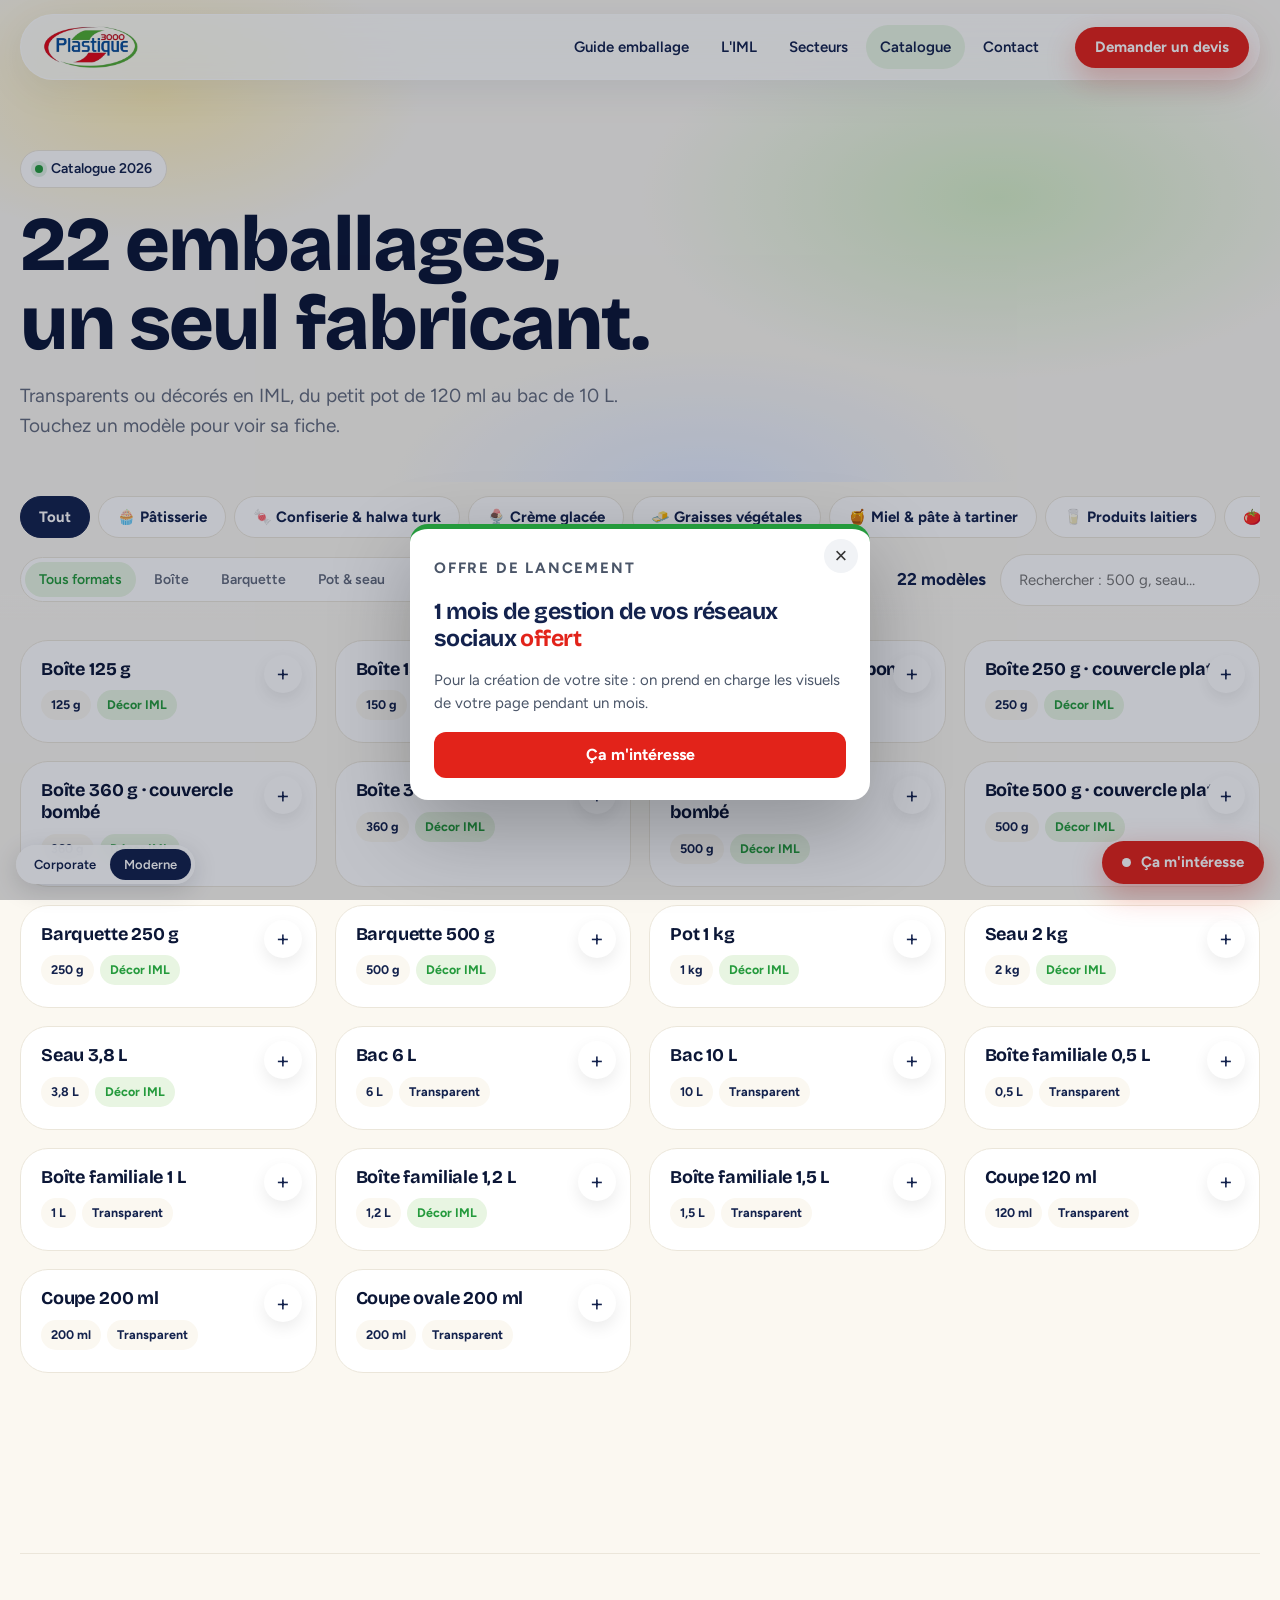
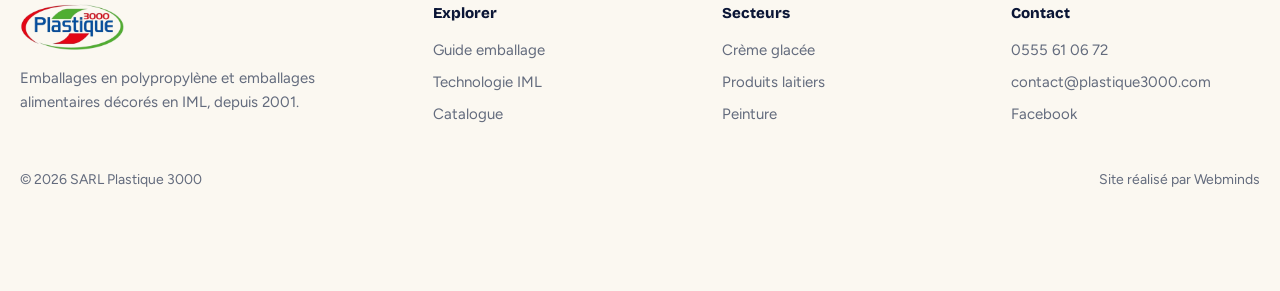
<file: v2/catalogue.html>
<!doctype html><html lang="fr" data-version="v2" data-root="../"><head><meta charset="utf-8"><meta name="viewport" content="width=device-width,initial-scale=1"><title>Plastique 3000</title><meta name="robots" content="noindex,nofollow"><meta name="description" content="Plastique 3000, fabricant algérien d'emballages en polypropylène décorés en IML depuis 2001."><link rel="icon" href="../assets/img/logo.png"><link rel="stylesheet" href="../assets/fonts.css"><link rel="stylesheet" href="../assets/v2.css"><link rel="stylesheet" href="../assets/common.css"></head><body><header class="nav"><div class="in"><a class="logo" href="index.html" aria-label="Plastique 3000, accueil"><img src="../assets/img/logo.png" alt="Plastique 3000" width="95" height="42"></a><nav class="links" id="nav"><a href="index.html#guide">Guide emballage</a> <a href="index.html#iml">L'IML</a> <a href="index.html#secteurs">Secteurs</a> <a href="catalogue.html" class="on">Catalogue</a> <a href="index.html#contact">Contact</a></nav><a class="btn btn-r" href="index.html#contact">Demander un devis</a> <button class="burger" aria-label="Menu" aria-controls="nav" aria-expanded="false"><span></span><span></span><span></span></button></div></header><section class="chero"><div class="mesh" style="position:absolute;inset:0;z-index:-1;height:520px"></div><div class="wrap"><span class="pill"><i></i>Catalogue 2026</span><h1>22 emballages,<br>un seul fabricant.</h1><p>Transparents ou décorés en IML, du petit pot de 120 ml au bac de 10 L. Touchez un modèle pour voir sa fiche.</p></div></section><div class="toolbar"><div class="wrap"><div class="chips" id="chips"></div><div class="tb2"><div class="seg" id="seg"></div><div style="display:flex;gap:14px;align-items:center;flex-wrap:wrap"><span class="cnt" id="cnt"></span><input class="srch" id="q" type="search" placeholder="Rechercher : 500 g, seau…" aria-label="Rechercher un emballage"></div></div></div></div><div class="wrap"><div class="cgrid" id="cgrid"></div><div class="none" id="none">Aucun modèle pour ce filtre. <a href="index.html#contact">Demandez-nous un modèle sur mesure</a>.</div></div><footer class="site"><div class="wrap"><div class="cols"><div><img class="flogo" src="../assets/img/logo.png" alt="Plastique 3000"><p>Emballages en polypropylène et emballages alimentaires décorés en IML, depuis 2001.</p></div><div><h5>Explorer</h5><ul><li><a href="index.html#guide">Guide emballage</a></li><li><a href="index.html#iml">Technologie IML</a></li><li><a href="catalogue.html">Catalogue</a></li></ul></div><div><h5>Secteurs</h5><ul><li><a href="catalogue.html?s=glace">Crème glacée</a></li><li><a href="catalogue.html?s=laitiers">Produits laitiers</a></li><li><a href="catalogue.html?s=peinture">Peinture</a></li></ul></div><div><h5>Contact</h5><ul><li><a href="tel:+213555610672">0555 61 06 72</a></li><li><a href="mailto:contact@plastique3000.com">contact@plastique3000.com</a></li><li><a href="https://www.facebook.com/sarlplastique3000/" target="_blank" rel="noopener">Facebook</a></li></ul></div></div><div class="copy"><span>© 2026 SARL Plastique 3000</span><span>Site réalisé par Webminds</span></div></div></footer><script src="../assets/data.js"></script><script src="../assets/v2.js"></script><script src="../assets/common.js"></script></body></html>
</file>
<file: assets/fonts.css>
@font-face{font-family:"Archivo";font-style:normal;font-weight:500;font-display:swap;src:url(fonts/archivo-latin-500-normal.woff2)format("woff2")}@font-face{font-family:"Archivo";font-style:normal;font-weight:600;font-display:swap;src:url(fonts/archivo-latin-600-normal.woff2)format("woff2")}@font-face{font-family:"Archivo";font-style:normal;font-weight:700;font-display:swap;src:url(fonts/archivo-latin-700-normal.woff2)format("woff2")}@font-face{font-family:"Archivo";font-style:normal;font-weight:800;font-display:swap;src:url(fonts/archivo-latin-800-normal.woff2)format("woff2")}@font-face{font-family:"Source Sans 3";font-style:normal;font-weight:400;font-display:swap;src:url(fonts/source-sans-3-latin-400-normal.woff2)format("woff2")}@font-face{font-family:"Source Sans 3";font-style:normal;font-weight:600;font-display:swap;src:url(fonts/source-sans-3-latin-600-normal.woff2)format("woff2")}@font-face{font-family:"Source Sans 3";font-style:normal;font-weight:700;font-display:swap;src:url(fonts/source-sans-3-latin-700-normal.woff2)format("woff2")}@font-face{font-family:"Bricolage Grotesque";font-style:normal;font-weight:500;font-display:swap;src:url(fonts/bricolage-grotesque-latin-500-normal.woff2)format("woff2")}@font-face{font-family:"Bricolage Grotesque";font-style:normal;font-weight:600;font-display:swap;src:url(fonts/bricolage-grotesque-latin-600-normal.woff2)format("woff2")}@font-face{font-family:"Bricolage Grotesque";font-style:normal;font-weight:700;font-display:swap;src:url(fonts/bricolage-grotesque-latin-700-normal.woff2)format("woff2")}@font-face{font-family:"Bricolage Grotesque";font-style:normal;font-weight:800;font-display:swap;src:url(fonts/bricolage-grotesque-latin-800-normal.woff2)format("woff2")}@font-face{font-family:"Figtree";font-style:normal;font-weight:400;font-display:swap;src:url(fonts/figtree-latin-400-normal.woff2)format("woff2")}@font-face{font-family:"Figtree";font-style:normal;font-weight:500;font-display:swap;src:url(fonts/figtree-latin-500-normal.woff2)format("woff2")}@font-face{font-family:"Figtree";font-style:normal;font-weight:600;font-display:swap;src:url(fonts/figtree-latin-600-normal.woff2)format("woff2")}@font-face{font-family:"Figtree";font-style:normal;font-weight:700;font-display:swap;src:url(fonts/figtree-latin-700-normal.woff2)format("woff2")}
</file>
<file: assets/v1.css>
:root{--ink:#16306f;--ink2:#0d1f4d;--red:#d9231b;--green:#23913a;--paper:#f5f6f2;--line:#e3e6e0;--text:#283041;--muted:#5d6676;--wm-ink:#16306f;--wm-accent:#d9231b;--wm-green:#23913a;--wm-font:"Source Sans 3",system-ui,sans-serif;--wm-head:"Archivo",sans-serif}*{box-sizing:border-box}html{scroll-behavior:smooth}body{margin:0;font:17px/1.6"Source Sans 3",system-ui,sans-serif;color:var(--text);background:#fff;-webkit-font-smoothing:antialiased}a{color:inherit}img{max-width:100%;display:block}h1,h2,h3,h4{font-family:"Archivo",sans-serif;color:var(--ink2);line-height:1.12;margin:0;letter-spacing:-.01em}.wrap{width:min(1200px,100% - 40px);margin-inline:auto}.kick{display:inline-flex;align-items:center;gap:10px;margin:0 0 14px;font:700 13px/1"Archivo",sans-serif;letter-spacing:.14em;text-transform:uppercase;color:var(--green)}.kick:before{content:"";width:28px;height:3px;background:linear-gradient(90deg,var(--green) 50%,var(--red) 50%)}.btn,nav.main a{text-decoration:none}.btn,.top a,.top span{display:inline-flex;align-items:center}.btn{gap:10px;padding:14px 24px;border-radius:6px;font:700 15px/1"Archivo",sans-serif;border:2px solid transparent;cursor:pointer;transition:.2s}.btn-p{background:var(--red);color:#fff}.btn-p:hover{background:#b81b14}.btn-o{border-color:var(--ink);color:var(--ink)}.btn-o:hover{background:var(--ink);color:#fff}.btn-w{background:#fff;color:var(--ink2)}.top{background:var(--ink2);color:#cfd7ea;font-size:14px}.top .l,.top .wrap{display:flex;flex-wrap:wrap}.top .wrap{justify-content:space-between;gap:18px;padding:9px 0}.top a,.top span{gap:8px;text-decoration:none}.top .l{gap:22px}.top svg{width:15px;height:15px;fill:none;stroke:#8fb6ff;stroke-width:2}header.site{position:sticky;top:0;z-index:50;background:rgba(255,255,255,.96);backdrop-filter:blur(8px);border-bottom:1px solid var(--line)}header.site .wrap{display:flex;align-items:center;gap:28px;height:78px}.logo img{height:50px;width:auto}nav.main{display:flex;gap:26px;margin-left:auto;font:600 15px/1"Archivo",sans-serif}nav.main a{color:var(--ink2);padding:8px 0;border-bottom:2px solid transparent}nav.main a.on,nav.main a:hover{border-color:var(--red)}.burger{display:none;margin-left:auto;width:44px;height:44px;border:1px solid var(--line);border-radius:8px;background:#fff;cursor:pointer}.burger span{display:block;width:20px;height:2px;margin:4px auto;background:var(--ink2)}.hero{position:relative;background:var(--paper);overflow:hidden}.hero .wrap{display:grid;grid-template-columns:1.05fr 1fr;gap:40px;align-items:center;padding:76px 0 86px}.hero h1{font-size:clamp(38px,5vw,62px);font-weight:800}.hero h1 span,.stage .badge b{color:var(--red)}.hero .lead{font-size:19px;color:var(--muted);max-width:540px;margin:22px 0 30px}.hero .ctas,.trust{display:flex;gap:12px;flex-wrap:wrap}.trust{align-items:center;gap:18px;margin-top:38px;font-size:14px;color:var(--muted)}.trust img{height:34px;width:auto;mix-blend-mode:multiply}.stage{position:relative;aspect-ratio:1/.9}.stage .disc{position:absolute;inset:6% 2%0 8%;border-radius:50% 50% 46% 54%/55% 45% 55% 45%;background:radial-gradient(circle at 35% 30%,#fff 0,#e7f1e2 55%,#d3e7cc 100%)}.stage img{position:absolute;filter:drop-shadow(0 22px 26px rgba(20,40,20,.22))}.stage .a{width:44%;left:30%;top:4%}.stage .b{width:40%;left:2%;top:40%}.stage .c{width:38%;right:0;top:42%}.stage .d{width:30%;left:36%;bottom:0}.stage .badge{position:absolute;right:2%;top:6%;background:#fff;border-radius:12px;padding:14px 16px;box-shadow:0 14px 34px rgba(13,31,77,.14);font:700 14px/1.25"Archivo",sans-serif;color:var(--ink2)}.stage .badge b{display:block;font-size:30px}.figs{background:var(--ink);color:#fff}.figs .wrap{display:grid;grid-template-columns:repeat(5,1fr)}.fig{padding:34px 18px;border-left:1px solid rgba(255,255,255,.14)}.fig:first-child{border-left:0}.fig b{display:block;font:800 40px/1"Archivo",sans-serif}.fig .lb{display:block;margin-top:8px;color:#c4cee6;font-size:15px}section.s{padding:96px 0}.head{display:flex;justify-content:space-between;align-items:flex-end;gap:30px;margin-bottom:46px;flex-wrap:wrap}.head h2{font-size:clamp(30px,3.6vw,44px);max-width:640px}.head p{max-width:440px;margin:0}.about{display:grid;grid-template-columns:1fr 1fr;gap:64px;align-items:center}.about .pics,.checks{display:grid;grid-template-columns:1.2fr 1fr;gap:14px}.about .pics img{border-radius:10px}.about .pics .tall{grid-row:span 2;aspect-ratio:3/4}.about .pics .sq{aspect-ratio:1}.about h2{font-size:clamp(30px,3.4vw,42px);margin-bottom:18px}.about p,.head p,.pm-tx dt,form.devis p.sub{color:var(--muted)}.checks{list-style:none;padding:0;margin:24px 0 0;grid-template-columns:1fr 1fr;gap:12px 20px}.checks li{display:flex;gap:10px;font-weight:600;color:var(--ink2)}.checks li:before{content:"";flex:0 0 20px;height:20px;margin-top:3px;border-radius:50%;background:var(--green)url("data:image/svg+xml,%3Csvg xmlns='http://www.w3.org/2000/svg' viewBox='0 0 24 24' fill='none' stroke='white' stroke-width='3'%3E%3Cpath d='M5 12l5 5L20 7'/%3E%3C/svg%3E")center/12px no-repeat}.iml{background:var(--paper)}.iml-grid{display:grid;grid-template-columns:1fr 1fr;gap:56px;align-items:center}.iml-img{border-radius:12px;overflow:hidden;aspect-ratio:4/3}.about .pics img,.iml-img img{width:100%;height:100%;object-fit:cover}.steps{counter-reset:s;display:grid;gap:4px;margin:26px 0 0;padding:0;list-style:none}.steps li{counter-increment:s;display:grid;grid-template-columns:46px 1fr;gap:16px;padding:16px 0;border-bottom:1px solid var(--line)}.steps li:before{content:"0"counter(s);font:800 22px/1"Archivo",sans-serif;color:var(--red);padding-top:3px}.steps b{display:block;font-family:"Archivo",sans-serif;color:var(--ink2);font-size:18px}.adv p,.steps span{color:var(--muted);font-size:15.5px}.advs{display:grid;grid-template-columns:repeat(4,1fr);gap:18px;margin-top:56px}.adv,.adv i{border-radius:10px}.adv{background:#fff;border:1px solid var(--line);padding:26px 22px}.adv i{display:grid;place-items:center;width:46px;height:46px;background:#e9f3e6;margin-bottom:16px}.adv svg,.c-list svg{fill:none;stroke-width:2}.adv svg{width:24px;height:24px;stroke:var(--green)}.adv h4{font-size:18px;margin-bottom:8px}.adv p{margin:0;font-size:15px;line-height:1.5}.sectors{display:grid;grid-template-columns:repeat(5,1fr);gap:14px}.c-list a,.sec{text-decoration:none}.sec{display:flex;flex-direction:column;justify-content:space-between;min-height:220px;padding:20px;border:1px solid var(--line);border-radius:10px;background:#fff;overflow:hidden;transition:.25s}.sec:hover{border-color:var(--ink);box-shadow:0 16px 36px rgba(13,31,77,.1);transform:translateY(-3px)}.sec small{font-size:12px;font-weight:700;letter-spacing:.1em;text-transform:uppercase;color:var(--green)}.sec h4{font-size:18px;margin-top:6px}.sec img{right:-6px;bottom:-4px;width:50%;height:52%;object-position:right bottom;transition:.3s}.sec:hover img{transform:scale(1.06) rotate(-3deg)}.sec,.sec .n{position:relative}.sec .n{font-size:14px;color:var(--muted)}.grid-p{display:grid;grid-template-columns:repeat(4,1fr);gap:18px}.card{display:flex;flex-direction:column;border:1px solid var(--line);border-radius:10px;background:#fff;overflow:hidden;cursor:pointer;text-align:left;font:inherit;padding:0;transition:.25s}.card:hover{box-shadow:0 18px 40px rgba(13,31,77,.12);border-color:#cdd3dd}.card .im{position:relative;aspect-ratio:1.15;background:linear-gradient(180deg,#fafbf8,#eef1ea)}.card .im img,.sec img{position:absolute;object-fit:contain}.card .im img{inset:8%;width:84%;height:84%;transition:.35s}.card:hover .im img{transform:scale(1.05)}.card .tx{padding:16px 18px 18px;border-top:1px solid var(--line)}.card .t{font:700 16.5px/1.25"Archivo",sans-serif;color:var(--ink2)}.card .m{display:flex;gap:8px;margin-top:10px;flex-wrap:wrap}.tag{font-size:12.5px;font-weight:600;padding:4px 9px;border-radius:4px;background:#eef1f7;color:var(--ink)}.tag.iml{background:#e9f3e6;color:#1b7a2f}.center{text-align:center;margin-top:40px}.fl button:hover,.refs{background:var(--paper)}.gal,.ref-grid{display:grid;gap:12px}.ref-grid{grid-template-columns:repeat(8,1fr)}.c-list i,.ref-grid div{display:grid;place-items:center;border-radius:8px}.ref-grid div{background:#fff;border:1px solid var(--line);aspect-ratio:1.5;padding:12px}.ref-grid img{max-height:100%;width:auto;mix-blend-mode:multiply}.gal{grid-template-columns:2fr 1fr 1fr;grid-auto-rows:220px}.gal img,.map iframe{width:100%;height:100%}.gal img{object-fit:cover;border-radius:10px}.gal .big{grid-row:span 2}.contact{display:grid;grid-template-columns:1fr 1.1fr;gap:0;border-radius:14px;overflow:hidden;border:1px solid var(--line)}.c-info{background:var(--ink2);color:#dfe5f3;padding:44px}.c-info h2{color:#fff;font-size:34px;margin-bottom:12px}.c-info p{color:#b6c1db}.c-list,.c-list li,form.devis{display:grid;gap:16px}.c-list{list-style:none;padding:0;margin:26px 0}.c-list li{grid-template-columns:40px 1fr;gap:12px;align-items:center}.c-list i{width:40px;height:40px;background:rgba(255,255,255,.08)}.c-list svg{width:19px;height:19px;stroke:#9fc3ff}.c-list small{display:block;color:#93a0c0;font-size:13px}.c-list a{color:#fff;font-weight:600}.map{border-radius:10px;overflow:hidden;height:200px;filter:grayscale(.3)}.map iframe{border:0}form.devis{padding:44px;background:#fff;grid-template-columns:1fr 1fr}form.devis h3{font-size:26px}form.devis p.sub{grid-column:1/-1;margin:-8px 0 6px}.fld{display:grid;gap:6px;font-size:14px;font-weight:600;color:var(--ink2)}.fld.full,form.devis h3{grid-column:1/-1}.fld input,.fld select,.fld textarea{padding:13px 14px;border:1.5px solid var(--line);border-radius:8px;font:inherit;font-weight:400;font-size:15.5px;color:var(--text);background:#fbfcfa}.fld input:focus,.fld select:focus,.fld textarea:focus{outline:0;border-color:var(--ink)}.ok,.pm-tx dd{font-weight:600}.flogo,.ok{border-radius:8px}.ok{grid-column:1/-1;display:none;padding:14px 16px;background:#e9f3e6;color:#1b6b2c}footer.site{background:#0a1733;color:#9aa6c4;padding:64px 0 90px;font-size:15px}footer.site .cols{display:grid;grid-template-columns:1.4fr 1fr 1fr 1fr;gap:40px}footer.site h5{font:700 14px/1"Archivo",sans-serif;letter-spacing:.1em;text-transform:uppercase;color:#fff;margin:0 0 18px}footer.site ul{list-style:none;padding:0;margin:0;display:grid;gap:9px}.crumb a,footer.site a{text-decoration:none}footer.site a:hover{color:#fff}.flogo{background:#fff;display:inline-block;padding:10px 14px;margin-bottom:18px}.flogo img{height:42px;width:auto}.copy{margin-top:46px;padding-top:22px;border-top:1px solid rgba(255,255,255,.1);display:flex;justify-content:space-between;flex-wrap:wrap;gap:10px;font-size:13.5px}.pagehead{background:var(--ink2);color:#fff;padding:64px 0 54px}.pagehead h1{color:#fff;font-size:clamp(34px,4vw,52px)}.pagehead p{color:#b9c4de;max-width:620px;margin:14px 0 0}.crumb{font-size:14px;color:#8fa0c7;margin-bottom:14px}.cat-layout{display:grid;grid-template-columns:270px 1fr;gap:36px;padding:56px 0 96px}.filters{position:sticky;top:100px;align-self:start;display:grid;gap:26px}.filters h5{margin:0 0 12px;font:700 13px/1"Archivo",sans-serif;letter-spacing:.12em;text-transform:uppercase;color:var(--ink2)}.fl button,.search{width:100%;font:inherit}.search{padding:13px 14px;border:1.5px solid var(--line);border-radius:8px;font-size:15px}.fl{display:grid;gap:4px}.fl button{justify-content:space-between;padding:10px 12px;border:0;border-radius:6px;background:0 0;color:var(--text);text-align:left}.fl button.on{background:var(--ink);color:#fff}.fl button em{font-style:normal;font-size:13px;opacity:.7}.chk,.fl button,.pm-tx dl{font-size:15.5px}.chk,.fl button{display:flex;align-items:center;cursor:pointer}.chk{gap:10px}.chk input{width:18px;height:18px;accent-color:var(--green)}.empty,.res-bar{color:var(--muted)}.res-bar{display:flex;justify-content:space-between;align-items:center;margin-bottom:20px;font-size:15px}.grid-p.cat{grid-template-columns:repeat(3,1fr)}.empty{display:none;padding:50px;text-align:center;border:1px dashed var(--line);border-radius:10px}.pm{position:fixed;inset:0;z-index:85;display:grid;place-items:center;padding:16px;background:rgba(10,23,51,.6);opacity:0;pointer-events:none;transition:.25s}.pm.open{opacity:1;pointer-events:auto}.pm-box{position:relative;width:min(900px,100%);max-height:92vh;overflow:auto;background:#fff;border-radius:14px;display:grid;grid-template-columns:1fr 1fr}.pm-im{background:linear-gradient(180deg,#fafbf8,#e9eee4);display:grid;place-items:center;padding:40px;min-height:360px}.pm-im img{max-height:380px;width:auto;filter:drop-shadow(0 20px 22px rgba(0,0,0,.18))}.pm-tx{padding:40px 34px}.pm-tx h3{font-size:28px;margin:8px 0 18px}.pm-tx dl{display:grid;grid-template-columns:auto 1fr;gap:10px 18px;margin:0 0 22px}.pm-tx dd{margin:0;color:var(--ink2)}.pm-tx .secs{display:flex;flex-wrap:wrap;gap:6px;margin-bottom:26px}.pm-x{position:absolute;top:12px;right:12px;width:38px;height:38px;border-radius:50%;border:0;background:#f1f3f6;font-size:24px;cursor:pointer;z-index:2}.reveal{opacity:0;transform:translateY(22px);transition:opacity .7s,transform .7s}.reveal.in{opacity:1;transform:none}@media (max-width:1080px){nav.main{gap:18px;font-size:14px}.sectors{grid-template-columns:repeat(3,1fr)}.ref-grid{grid-template-columns:repeat(4,1fr)}.advs{grid-template-columns:1fr 1fr}.grid-p{grid-template-columns:repeat(3,1fr)}}@media (max-width:900px){nav.main,nav.main a{border-bottom:1px solid var(--line)}nav.main{position:absolute;top:78px;left:0;right:0;flex-direction:column;gap:0;background:#fff;padding:8px 20px 18px}nav.main.open{display:flex}nav.main a{padding:14px 0}.burger{display:block}header.site .hd-cta,nav.main{display:none}.about,.contact,.hero .wrap,.iml-grid,.pm-box{grid-template-columns:1fr}.hero .wrap{padding:48px 0 60px}.figs .wrap{grid-template-columns:repeat(2,1fr)}.fig{border-left:0;border-top:1px solid rgba(255,255,255,.14)}.grid-p,.grid-p.cat,footer.site .cols{grid-template-columns:1fr 1fr}.cat-layout{grid-template-columns:1fr}.filters{position:static}.gal{grid-template-columns:1fr 1fr;grid-auto-rows:160px}.gal .big{grid-column:span 2}section.s{padding:68px 0}.c-info,form.devis{padding:30px 22px}}@media (max-width:560px){.sectors{grid-template-columns:1fr 1fr}.ref-grid{grid-template-columns:repeat(3,1fr)}.advs,.checks,footer.site .cols,form.devis{grid-template-columns:1fr}.top .r{display:none}.grid-p,.grid-p.cat{gap:12px}.card .tx{padding:12px}.card .t{font-size:15px}}
</file>
<file: assets/common.css>
@keyframes wmP{0%{box-shadow:0 0 0 0 rgba(255,255,255,.8)}to{box-shadow:0 0 0 12px transparent}}img{-webkit-user-drag:none;user-select:none}.wm-fab,.wm-switch{position:fixed;bottom:16px;z-index:80;display:flex;border-radius:999px}.wm-switch{left:16px;padding:4px;background:rgba(255,255,255,.92);backdrop-filter:blur(10px);box-shadow:0 6px 24px rgba(16,24,40,.16);font:600 13px/1 var(--wm-font,system-ui)}.wm-switch a{padding:9px 14px;border-radius:999px;color:var(--wm-ink,#14213d);text-decoration:none}.wm-switch a.on{background:var(--wm-ink,#14213d);color:#fff}.wm-fab{right:16px;align-items:center;gap:10px;padding:14px 20px;border:0;background:var(--wm-accent,#e2231a);color:#fff;font:700 15px/1 var(--wm-font,system-ui);cursor:pointer;box-shadow:0 10px 30px rgba(226,35,26,.35);transition:transform .2s}.wm-fab:hover{transform:translateY(-2px)}.wm-dot{width:9px;height:9px;border-radius:50%;background:#fff;animation:wmP 1.6s infinite}.wm-modal,.wm-offer{position:fixed;inset:0;z-index:90;display:grid;place-items:center;padding:16px;background:rgba(10,18,40,.55);opacity:0;pointer-events:none;transition:opacity .25s}.wm-offer{place-items:end center;background:rgba(10,18,40,.25)}.wm-modal.open,.wm-offer.open{opacity:1;pointer-events:auto}.wm-box,.wm-obox{position:relative;width:min(460px,100%);background:#fff;border-radius:18px;padding:28px 24px 22px;color:#1b2333;font-family:var(--wm-font,system-ui);box-shadow:0 30px 80px rgba(0,0,0,.25);transform:translateY(16px);transition:transform .3s}.wm-obox{margin-bottom:84px;border-top:5px solid var(--wm-green,#2e9e3e)}.open .wm-box,.open .wm-obox{transform:none}.wm-x{position:absolute;top:10px;right:12px;width:34px;height:34px;border:0;border-radius:50%;background:#f1f3f6;font-size:22px;line-height:1;cursor:pointer;color:#333}.wm-kick{margin:0 0 6px;font-size:12px;font-weight:700;letter-spacing:.12em;text-transform:uppercase;color:var(--wm-green,#2e9e3e)}.wm-box h3,.wm-obox h3{margin:0 0 16px;font-family:var(--wm-head,inherit);font-size:23px;line-height:1.2;color:var(--wm-ink,#14213d)}.wm-obox h3 em{font-style:normal;color:var(--wm-accent,#e2231a)}.wm-obox p{margin:0 0 18px;color:#4a5568;font-size:15px;line-height:1.5}.wm-opts{display:grid;gap:10px;margin-bottom:14px}.wm-opt{display:flex;gap:12px;align-items:flex-start;padding:14px;border:1.5px solid #e2e6ee;border-radius:12px;cursor:pointer}.wm-opt:has(input:checked){border-color:var(--wm-ink,#14213d);background:#f6f8fc}.wm-opt input{margin-top:3px;accent-color:var(--wm-ink,#14213d)}.wm-opt b{display:block;font-size:15px}.wm-f,.wm-opt small{color:#667085;font-size:13px}.wm-f{display:grid;gap:6px;margin-bottom:16px;color:#4a5568}.wm-f input{padding:12px 14px;border:1.5px solid #e2e6ee;border-radius:10px;font:inherit;font-size:15px}.wm-go{width:100%;padding:15px;border:0;border-radius:12px;background:#1faa53;color:#fff;font:700 16px/1 var(--wm-font,system-ui);cursor:pointer}.wm-obox .wm-go{background:var(--wm-accent,#e2231a)}.wm-note{margin:12px 0 0;font-size:12.5px;color:#667085;text-align:center}@media (max-width:560px){.wm-switch{bottom:76px;left:50%;transform:translateX(-50%)}.wm-fab{left:16px;right:16px;justify-content:center}}@media (prefers-reduced-motion:reduce){*{animation:none!important;transition:none!important}}
</file>
<file: assets/v2.css>
@keyframes up{to{opacity:1;transform:none}}@keyframes draw{to{stroke-dashoffset:0}}@keyframes spin{to{transform:rotate(360deg)}}@keyframes float{0%,to{transform:translateY(0) rotate(-1.5deg)}50%{transform:translateY(-16px) rotate(1.5deg)}}@keyframes marq{to{transform:translateX(-50%)}}@keyframes pin{0%{opacity:0;transform:translateY(16px)}to{opacity:1;transform:none}}@keyframes sh{to{transform:translateX(120%)}}:root{--ink:#13224d;--ink2:#0b1636;--g:#249a3c;--lime:#8cc63f;--red:#e2231a;--cream:#fbf8f1;--mint:#e8f5e2;--butter:#fff2c4;--sky:#e7efff;--text:#2b3346;--muted:#636b7d;--line:#ebe6da;--wm-ink:#13224d;--wm-accent:#e2231a;--wm-green:#249a3c;--wm-font:"Figtree",system-ui,sans-serif;--wm-head:"Bricolage Grotesque",sans-serif}*{box-sizing:border-box}html{scroll-behavior:smooth}body{margin:0;font:17px/1.6"Figtree",system-ui,sans-serif;color:var(--text);background:var(--cream);-webkit-font-smoothing:antialiased;overflow-x:hidden}a{color:inherit}img{max-width:100%;display:block}h1,h2,h3,h4{font-family:"Bricolage Grotesque",sans-serif;color:var(--ink2);margin:0;line-height:1.02;letter-spacing:-.025em}.wrap{width:min(1240px,100% - 40px);margin-inline:auto}.pill{display:inline-flex;align-items:center;gap:8px;padding:7px 14px;border-radius:999px;background:#fff;border:1px solid var(--line);font-size:14px;font-weight:600;color:var(--ink)}.pill i{width:8px;height:8px;border-radius:50%;background:var(--g);box-shadow:0 0 0 4px rgba(36,154,60,.15)}.btn,.nav .links a{border-radius:999px;text-decoration:none}.btn{display:inline-flex;align-items:center;gap:10px;padding:16px 26px;font:700 16px/1"Figtree",sans-serif;border:0;cursor:pointer;transition:transform .2s,box-shadow .2s,background .2s}.btn:hover{transform:translateY(-2px)}.btn-p{background:var(--ink);color:#fff;box-shadow:0 12px 30px rgba(19,34,77,.25)}.btn-r{background:var(--red);color:#fff;box-shadow:0 12px 30px rgba(226,35,26,.28)}.btn-l{background:#fff;color:var(--ink);border:1.5px solid var(--line)}.btn .ar{display:grid;place-items:center;width:26px;height:26px;border-radius:50%;background:rgba(255,255,255,.18);transition:.25s}.btn:hover .ar{transform:translateX(3px)}.nav{position:fixed;top:14px;left:0;right:0;z-index:60;transition:top .3s}.nav .in{display:flex;align-items:center;gap:22px;width:min(1240px,100% - 28px);margin:0 auto;padding:10px 10px 10px 22px;border-radius:999px;background:rgba(255,255,255,.78);backdrop-filter:blur(16px) saturate(1.4);border:1px solid rgba(255,255,255,.9);box-shadow:0 10px 40px rgba(19,34,77,.08)}.nav .logo img{height:42px;width:auto}.nav .links{display:flex;gap:4px;margin-left:auto}.nav .links a{padding:10px 14px;font-weight:600;font-size:15px;color:var(--ink)}.nav .links a.on,.nav .links a:hover{background:var(--mint)}.nav .btn{padding:13px 20px;font-size:15px}.burger{display:none;margin-left:auto;width:46px;height:46px;border-radius:50%;border:0;background:var(--ink);cursor:pointer}.burger span{display:block;width:18px;height:2px;margin:4px auto;background:#fff;border-radius:2px}.hero{position:relative;padding:150px 0 70px;overflow:hidden}.mesh{position:absolute;inset:-10% -10%0;z-index:-1;background:radial-gradient(40% 50%at 78% 38%,#d8f0c9 0,transparent 70%),radial-gradient(30% 40%at 12% 18%,#fff0b8 0,transparent 70%),radial-gradient(35% 40%at 55% 95%,#e3ecff 0,transparent 70%)}.hero .wrap{display:grid;grid-template-columns:1fr 1.02fr;gap:30px;align-items:center}.hero h1,.ist h3{font-size:clamp(46px,6.6vw,96px);font-weight:800;margin:22px 0 0}.hero h1 .w{display:inline-block;opacity:0;transform:translateY(40px) rotate(3deg);animation:up .8s cubic-bezier(.2,.8,.2,1) forwards}.hero h1 .hl{position:relative;color:var(--g);white-space:nowrap}.hero h1 .hl svg{position:absolute;left:0;bottom:-.08em;width:100%;height:.28em;overflow:visible}.hero h1 .hl path{fill:none;stroke:var(--red);stroke-width:7;stroke-linecap:round;stroke-dasharray:420;stroke-dashoffset:420;animation:draw 1s 1.1s ease forwards}.hero .lead{font-size:20px;color:var(--muted);max-width:520px;margin:26px 0 34px;opacity:0;animation:up .8s .7s forwards}.hero .ctas{display:flex;gap:12px;flex-wrap:wrap;opacity:0;animation:up .8s .85s forwards}.orbit{position:relative;aspect-ratio:1;max-width:620px;margin-left:auto;width:100%}.orbit .core,.orbit .ring{position:absolute;border-radius:50%}.orbit .ring{inset:8%;border:1.5px dashed rgba(36,154,60,.35);animation:spin 60s linear infinite}.orbit .core{inset:18%;background:radial-gradient(circle at 35% 30%,#fff 0,#f1f9ea 50%,#d7efc8 100%);box-shadow:inset 0-20px 60px rgba(36,154,60,.12)}.orbit .it{position:absolute;filter:drop-shadow(0 26px 30px rgba(20,50,20,.22));will-change:transform;transition:transform .2s ease-out}.orbit .it img{animation:float 6s ease-in-out infinite}.orbit .i1{width:46%;left:27%;top:14%}.orbit .i2{width:34%;left:0;top:44%}.orbit .i2 img{animation-delay:-2s}.orbit .i3{width:33%;right:0;top:40%}.orbit .i3 img{animation-delay:-4s}.orbit .i4{width:24%;left:20%;top:4%}.orbit .i4 img{animation-delay:-1s}.orbit .i5{width:26%;right:12%;bottom:4%}.orbit .i5 img{animation-delay:-3s}.chip,.g-steps span{border-radius:999px;font-weight:700;font-size:14px}.chip{position:absolute;z-index:3;display:flex;align-items:center;gap:10px;padding:10px 16px 10px 10px;background:#fff;box-shadow:0 16px 40px rgba(19,34,77,.14);color:var(--ink);animation:float 7s ease-in-out infinite}.chip b,.track div{display:grid;place-items:center}.chip b{width:36px;height:36px;border-radius:50%;background:var(--mint);color:var(--g);font:800 13px/1"Bricolage Grotesque"}.chip.c1{left:2%;top:18%}.chip.c2{right:0;top:12%;animation-delay:-2s}.chip.c2 b{background:#ffe3e1;color:var(--red)}.chip.c3{left:10%;bottom:8%;animation-delay:-4s}.chip.c3 b{background:var(--sky);color:var(--ink)}.marq{padding:30px 0 10px;overflow:hidden}.marq p,.sh.c{text-align:center}.marq p{color:var(--muted);font-size:15px;margin:0 0 18px}.track{display:flex;gap:16px;width:max-content;animation:marq 40s linear infinite}.marq:hover .track{animation-play-state:paused}.track div{width:150px;height:84px;border-radius:18px;padding:12px}.track img{max-height:100%;width:auto;mix-blend-mode:multiply}section.s{padding:110px 0}.sh{max-width:760px;margin-bottom:50px}.sh.c{margin-inline:auto}.sh h2{font-size:clamp(36px,4.6vw,64px);font-weight:800;margin-top:16px}.sh h2 em{font-style:normal;color:var(--g)}.ist p,.sh p{color:var(--muted);font-size:19px;margin:18px 0 0}.guide,.track div{background:#fff;border:1px solid var(--line)}.guide{border-radius:40px;padding:50px;box-shadow:0 30px 80px rgba(19,34,77,.07)}.g-steps{display:flex;gap:10px;margin-bottom:30px;flex-wrap:wrap}.g-steps span{padding:8px 16px;background:var(--cream);color:var(--muted)}.car-ctl button:hover,.g-steps span.on,.pc:hover .plus{background:var(--ink);color:#fff}.g-steps span.done{background:var(--mint);color:var(--g)}.g-q{font:800 clamp(26px,3vw,38px)/1.1"Bricolage Grotesque";color:var(--ink2);margin-bottom:24px;letter-spacing:-.02em}.g-opts{display:grid;grid-template-columns:repeat(5,1fr);gap:12px}.g-opt{position:relative;padding:18px 16px;border-radius:22px;border:1.5px solid var(--line);background:var(--cream);cursor:pointer;text-align:left;font:600 16px/1.25"Figtree";color:var(--ink);transition:.25s;overflow:hidden}.g-opt small{display:block;margin-top:6px;font-weight:500;font-size:13px;color:var(--muted)}.g-opt:hover{border-color:var(--g);transform:translateY(-3px);box-shadow:0 14px 30px rgba(36,154,60,.15);background:#fff}.g-opt img{width:64px;height:64px;object-fit:contain;margin-bottom:10px;transition:.3s}.g-opt:hover img{transform:scale(1.12) rotate(-6deg)}.g-res{display:grid;grid-template-columns:repeat(4,1fr);gap:16px}.g-back{margin-top:24px;background:0 0;border:0;font:700 15px"Figtree";color:var(--ink);cursor:pointer;text-decoration:underline;text-underline-offset:4px}.panel{animation:pin .45s cubic-bezier(.2,.8,.2,1)}.pc{display:flex;flex-direction:column;border-radius:28px;background:#fff;border:1px solid var(--line);overflow:hidden;cursor:pointer;text-align:left;font:inherit;padding:0;transition:transform .35s cubic-bezier(.2,.8,.2,1),box-shadow .35s}.pc:hover{transform:translateY(-6px);box-shadow:0 30px 60px rgba(19,34,77,.12)}.pc,.pc .im{position:relative}.pc .im{aspect-ratio:1;background:radial-gradient(circle at 50% 60%,#fff 0,var(--bgc,#f2f8ec) 70%)}.pc .im img{position:absolute;inset:12%;width:76%;height:76%;object-fit:contain;transition:transform .5s cubic-bezier(.2,.8,.2,1);filter:drop-shadow(0 18px 18px rgba(0,0,0,.12))}.pc:hover .im img{transform:scale(1.08) rotate(-3deg)}.pc .tx{padding:18px 20px 22px}.pc .t{font:700 18px/1.2"Bricolage Grotesque";color:var(--ink2);letter-spacing:-.01em}.pc .m{display:flex;gap:6px;margin-top:10px;flex-wrap:wrap}.tg{font-size:12.5px;font-weight:700;padding:5px 10px;border-radius:999px;background:var(--cream)}.tg.iml{background:var(--mint);color:var(--g)}.pc .plus,.tg{color:var(--ink)}.pc .plus{position:absolute;top:14px;right:14px;display:grid;place-items:center;width:38px;height:38px;border-radius:50%;background:#fff;font-size:22px;box-shadow:0 6px 16px rgba(0,0,0,.08);transition:.3s}.pc:hover .plus{transform:rotate(90deg)}.imls{background:linear-gradient(180deg,var(--cream),#f1f8ec 30%,#f1f8ec 70%,var(--cream))}.iml-wrap{display:grid;grid-template-columns:1fr 1fr;gap:60px}.benef span,.iml-vis{background:#fff;border:1px solid var(--line)}.iml-vis{position:sticky;top:110px;height:min(560px,70vh);border-radius:40px;overflow:hidden;display:grid;place-items:center}.iml-vis .lab{position:absolute;width:62%;aspect-ratio:2.2;border-radius:14px;background:url(img/g/label.webp)center/cover;box-shadow:0 30px 60px rgba(0,0,0,.18);transition:all .8s cubic-bezier(.2,.8,.2,1)}.iml-vis .mould{position:absolute;width:64%;aspect-ratio:1;border-radius:50%;border:3px dashed #c8d2c3;transition:.8s}.bx img,.iml-vis .pot{position:absolute;width:56%;transition:all .9s cubic-bezier(.2,.8,.2,1)}.iml-vis .pot img{width:100%}.iml-vis .pot .gray{filter:grayscale(1) brightness(1.25) contrast(.7) opacity(.65)}.iml-vis .pot .col{position:absolute;inset:0;clip-path:inset(100%0 0 0);transition:clip-path 1.1s cubic-bezier(.6,0,.2,1)}.iml-vis .stp{position:absolute;left:24px;top:22px;font:800 14px"Bricolage Grotesque";letter-spacing:.1em;color:var(--g)}.iml-vis .shine{position:absolute;inset:0;background:linear-gradient(110deg,transparent 30%,rgba(255,255,255,.7) 45%,transparent 60%);transform:translateX(-120%);pointer-events:none}.iml-vis[data-s="0"] .pot{opacity:0;transform:scale(.8)}.iml-vis[data-s="0"] .mould{opacity:0}.iml-vis[data-s="1"] .lab{transform:translateY(-10%) scale(.6) rotate(-8deg);opacity:.9}.iml-vis[data-s="1"] .pot,.ist.on{opacity:1}.iml-vis[data-s="2"] .lab,.iml-vis[data-s="3"] .lab{opacity:0;transform:scale(.4)}.iml-vis[data-s="2"] .col{clip-path:inset(0 0 0 0)}.iml-vis[data-s="2"] .mould{transform:scale(1.15);opacity:.4}.iml-vis[data-s="3"] .col{clip-path:inset(0 0 0 0)}.iml-vis[data-s="3"] .mould{opacity:0;transform:scale(1.4)}.iml-vis[data-s="3"] .pot{transform:scale(1.08) rotate(-4deg)}.iml-vis[data-s="3"] .shine{animation:sh 1.2s .3s ease forwards}.iml-steps{display:grid;gap:0}.ist{min-height:62vh;display:flex;flex-direction:column;justify-content:center;opacity:.28;transition:opacity .5s}.ist .n{font:800 15px"Bricolage Grotesque";color:var(--red);letter-spacing:.1em}.ist h3{font-size:clamp(30px,3.4vw,46px);margin:12px 0 14px}.ist p{max-width:460px;margin:0}.benef{display:flex;flex-wrap:wrap;gap:10px;margin-top:22px}.benef span{padding:10px 16px;border-radius:999px;font-weight:600;font-size:15px}.bento{display:grid;grid-template-columns:repeat(6,1fr);grid-auto-rows:190px;gap:14px}.bx{position:relative;border-radius:30px;padding:24px;overflow:hidden;text-decoration:none;display:flex;flex-direction:column;justify-content:space-between;transition:transform .35s cubic-bezier(.2,.8,.2,1)}.bx:hover{transform:translateY(-5px)}.bx h4,.bx span{position:relative;z-index:1}.bx h4{font-size:24px;font-weight:800;max-width:70%}.bx span{font-weight:700;font-size:14px;color:var(--ink)}.bx img{right:-4%;bottom:-6%;width:52%;height:78%;object-fit:contain;object-position:right bottom;transition:transform .5s cubic-bezier(.2,.8,.2,1);filter:drop-shadow(0 16px 20px rgba(0,0,0,.15))}.bx:hover img{transform:scale(1.1) rotate(-6deg)}.bx.w2{grid-column:span 2}.bx.w3{grid-column:span 3}.bx.h2{grid-row:span 2}.bx.h2 img{width:70%;height:62%}.bx.h2 h4{font-size:34px}.car{display:grid;grid-auto-flow:column;grid-auto-columns:minmax(260px,22%);gap:18px;overflow-x:auto;scroll-snap-type:x mandatory;padding:6px 4px 26px;scrollbar-width:none}.car::-webkit-scrollbar{display:none}.car .pc{scroll-snap-align:start}.car-ctl,.row-h{display:flex;gap:10px}.car-ctl button{width:52px;height:52px;border-radius:50%;border:1.5px solid var(--line);background:#fff;font-size:20px;cursor:pointer;color:var(--ink);transition:.2s}.row-h{justify-content:space-between;align-items:flex-end;gap:30px;flex-wrap:wrap;margin-bottom:40px}.row-h .sh{margin-bottom:0}.nums{display:grid;grid-template-columns:repeat(4,1fr);gap:14px}.num{border-radius:30px;padding:34px 28px;background:#fff;border:1px solid var(--line)}.num:nth-child(2){background:var(--mint)}.num:nth-child(3){background:var(--butter)}.num:nth-child(4){background:var(--sky)}.num b{display:block;font:800 clamp(48px,5vw,72px)/1"Bricolage Grotesque";color:var(--ink2);letter-spacing:-.03em}.num span{display:block;margin-top:10px;font-weight:600;color:var(--ink)}.galr{display:grid;grid-template-columns:repeat(4,1fr);grid-auto-rows:240px;gap:14px}.cta-box,.galr figure{position:relative;overflow:hidden}.galr figure{margin:0;border-radius:28px}.galr img{width:100%;height:100%;object-fit:cover;transition:transform .8s cubic-bezier(.2,.8,.2,1)}.galr figure:hover img{transform:scale(1.06)}.galr .a{grid-column:span 2}.galr .a,.galr .b{grid-row:span 2}.galr .e{grid-column:span 2}.cta-box{border-radius:44px;padding:64px;background:linear-gradient(135deg,#2a9d45 0,#6cb944 100%);color:#fff;display:grid;grid-template-columns:1fr 1.05fr;gap:50px}.cta-box:before{content:"";position:absolute;width:520px;height:520px;right:-160px;top:-200px;border-radius:50%;background:rgba(255,255,255,.12)}.cta-box h2{color:#fff;font-size:clamp(36px,4.4vw,60px);font-weight:800}.cta-box p{color:#e8f6e4;font-size:18px}.cinfo{list-style:none;padding:0;margin:30px 0 0;gap:14px}.cinfo li{display:flex;gap:14px;align-items:center;font-weight:600}.cinfo i{place-items:center;width:46px;height:46px;border-radius:50%;background:rgba(255,255,255,.18);flex:0 0 46px}.cinfo svg{width:20px;height:20px;stroke:#fff;fill:none;stroke-width:2}.cinfo a,footer.site a{text-decoration:none}.cinfo small{display:block;font-weight:500;color:#d3edcc;font-size:13px}.cinfo,.cinfo i,.fbox,.fd{display:grid}.fbox{position:relative;background:#fff;border-radius:30px;padding:34px;color:var(--text);grid-template-columns:1fr 1fr;gap:14px;align-content:start}.fbox h3{font-size:28px;font-weight:800}.fd{gap:6px;font-size:14px;font-weight:700;color:var(--ink)}.fbox h3,.fd.full{grid-column:1/-1}.fd input,.fd select,.fd textarea{padding:14px 16px;border:1.5px solid var(--line);border-radius:16px;font:inherit;font-weight:500;font-size:15.5px;background:var(--cream);color:var(--text)}.fd input:focus,.fd select:focus,.fd textarea:focus{outline:0;border-color:var(--g);background:#fff}.okm{grid-column:1/-1;display:none;padding:14px 16px;border-radius:16px;background:var(--mint);color:#1d7a31;font-weight:700}footer.site{padding:70px 0 100px;font-size:15px;color:var(--muted)}footer.site .cols{display:grid;grid-template-columns:1.5fr 1fr 1fr 1fr;gap:40px;padding-top:50px;border-top:1px solid var(--line)}footer.site h5{margin:0 0 16px;font:800 15px"Bricolage Grotesque";color:var(--ink2)}footer.site ul{list-style:none;padding:0;margin:0;display:grid;gap:8px}footer.site a:hover{color:var(--g)}footer.site .flogo{height:46px;width:auto;margin-bottom:16px}.copy{display:flex;justify-content:space-between;gap:10px;flex-wrap:wrap;margin-top:40px;font-size:14px}.chero{padding:150px 0 40px}.chero h1{font-size:clamp(46px,6vw,84px);font-weight:800;margin-top:18px}.chero p{max-width:620px;color:var(--muted);font-size:19px;margin:18px 0 0}.toolbar{position:sticky;top:96px;z-index:20;padding:14px 0;background:linear-gradient(var(--cream) 80%,transparent)}.chips{display:flex;gap:8px;overflow-x:auto;scrollbar-width:none;padding-bottom:4px}.chips::-webkit-scrollbar{display:none}.chips button{flex:0 0 auto;padding:11px 18px;border-radius:999px;border:1.5px solid var(--line);background:#fff;font:700 15px"Figtree";color:var(--ink);cursor:pointer;transition:.2s}.chips button:hover{border-color:var(--g)}.chips button.on{background:var(--ink);border-color:var(--ink);color:#fff}.seg,.tb2{display:flex;flex-wrap:wrap}.tb2{justify-content:space-between;gap:14px;margin-top:12px;align-items:center}.seg{gap:4px;padding:4px;background:#fff;border:1px solid var(--line)}.seg,.seg button,.srch{border-radius:999px}.seg button{padding:9px 14px;border:0;background:0 0;font:600 14px"Figtree";color:var(--muted);cursor:pointer}.seg button.on{background:var(--mint);color:var(--g)}.srch{padding:13px 18px;border:1.5px solid var(--line);background:#fff;font:inherit;font-size:15px;min-width:260px}.cgrid{display:grid;grid-template-columns:repeat(4,1fr);gap:18px;padding:20px 0 110px}.cgrid .pc{animation:pin .5s cubic-bezier(.2,.8,.2,1) both}.cnt{font-weight:700;color:var(--ink)}.none{display:none;text-align:center;padding:60px;border-radius:30px;border:1.5px dashed var(--line);color:var(--muted);margin-bottom:100px}.dr{position:fixed;inset:0;z-index:85;background:rgba(11,22,54,.35);opacity:0;pointer-events:none;transition:.3s}.dr.open{opacity:1;pointer-events:auto}.dr-p{position:absolute;top:12px;right:12px;bottom:12px;width:min(520px,calc(100% - 24px));background:#fff;border-radius:32px;overflow:auto;transform:translateX(110%);transition:transform .45s cubic-bezier(.2,.8,.2,1)}.dr.open .dr-p,.rv.in{transform:none}.dr-im{position:relative;aspect-ratio:1.15;background:radial-gradient(circle at 50% 55%,#fff 0,#e6f4dd 75%);display:grid;place-items:center}.dr-im img{width:70%;height:78%;object-fit:contain;filter:drop-shadow(0 26px 26px rgba(0,0,0,.18));animation:float 6s ease-in-out infinite}.dr-x{position:absolute;top:16px;right:16px;width:44px;height:44px;border-radius:50%;border:0;background:#fff;font-size:24px;cursor:pointer;box-shadow:0 6px 16px rgba(0,0,0,.1)}.dr-tx{padding:30px 32px 36px}.dr-tx h3{font-size:34px;font-weight:800;margin:10px 0 20px}.spec{display:grid;grid-template-columns:1fr 1fr;gap:10px;margin-bottom:22px}.spec div{padding:14px 16px;border-radius:18px;background:var(--cream)}.spec small{display:block;color:var(--muted);font-size:13px}.spec b{color:var(--ink2)}.rv{opacity:0;transform:translateY(30px);transition:opacity .9s cubic-bezier(.2,.8,.2,1),transform .9s cubic-bezier(.2,.8,.2,1)}.rv.in{opacity:1}@media (max-width:1100px){.cgrid,.g-opts,.g-res{grid-template-columns:repeat(3,1fr)}.bento{grid-template-columns:repeat(4,1fr)}.bx.w3{grid-column:span 2}.nav .links a{padding:9px 10px;font-size:14px}}@media (max-width:900px){.nav .links{position:absolute;top:76px;left:14px;right:14px;flex-direction:column;padding:12px;border-radius:26px;background:#fff;box-shadow:0 20px 50px rgba(19,34,77,.15)}.nav .links.open{display:flex}.nav .links a{padding:14px 16px}.burger{display:block}.nav .btn,.nav .links{display:none}.hero{padding-top:120px}.cta-box,.hero .wrap,.iml-wrap{grid-template-columns:1fr}.orbit{max-width:480px;margin:10px auto 0}.iml-vis{position:relative;top:0;height:380px}.ist{min-height:auto;padding:30px 0;opacity:1}.nums{grid-template-columns:1fr 1fr}.galr{grid-auto-rows:170px}.galr .b{grid-row:auto}.cgrid,.g-res,.galr,footer.site .cols{grid-template-columns:1fr 1fr}.guide{padding:30px 22px;border-radius:30px}.cta-box{padding:36px 22px;border-radius:32px}.fbox{padding:24px 18px}section.s{padding:76px 0}.car{grid-auto-columns:minmax(240px,70%)}.toolbar{top:84px}}@media (max-width:560px){.bento,.g-opts{grid-template-columns:1fr 1fr}.bento{grid-auto-rows:170px}.bx.w2,.bx.w3{grid-column:span 2}.bx h4{font-size:20px}.bx.h2 h4{font-size:26px}.fbox,footer.site .cols{grid-template-columns:1fr}.chip{display:none}.srch{min-width:0;width:100%}.cgrid,.g-res{gap:12px}.pc .tx{padding:14px}.pc .t{font-size:16px}}
</file>
